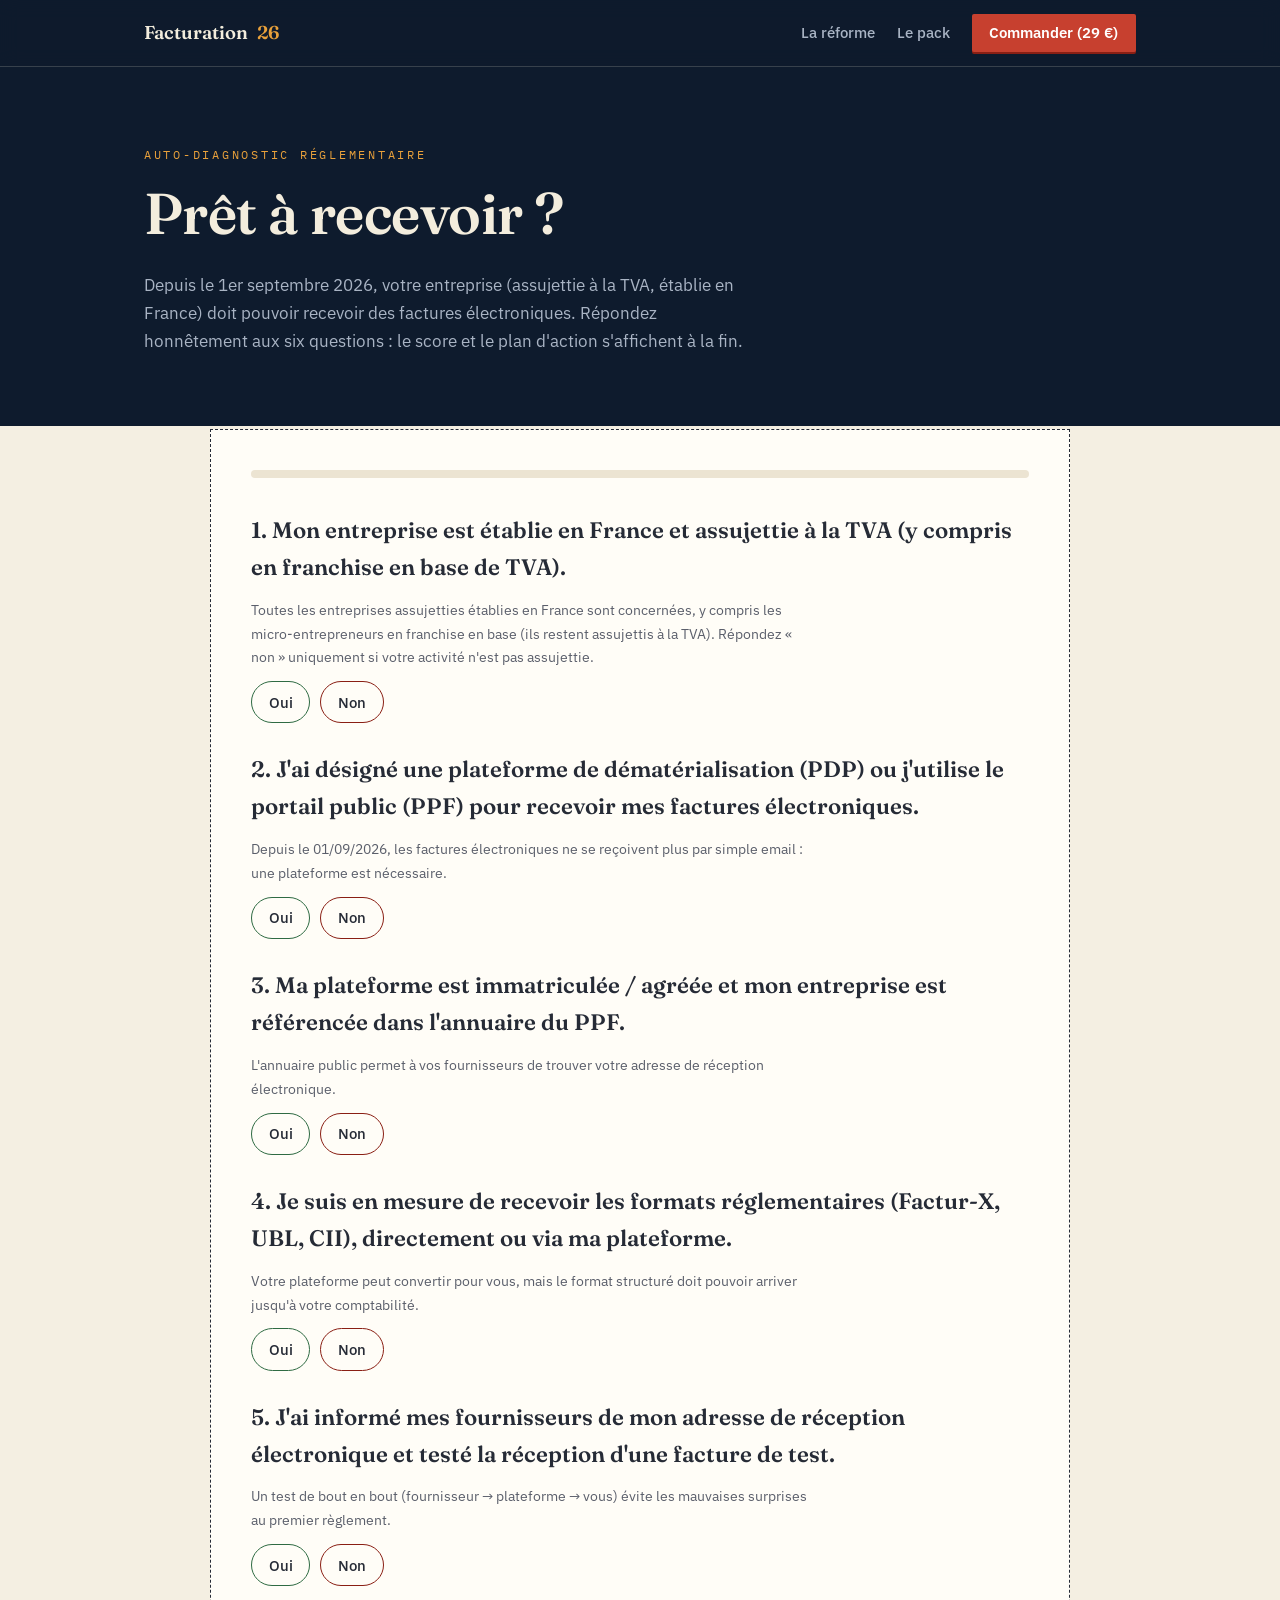
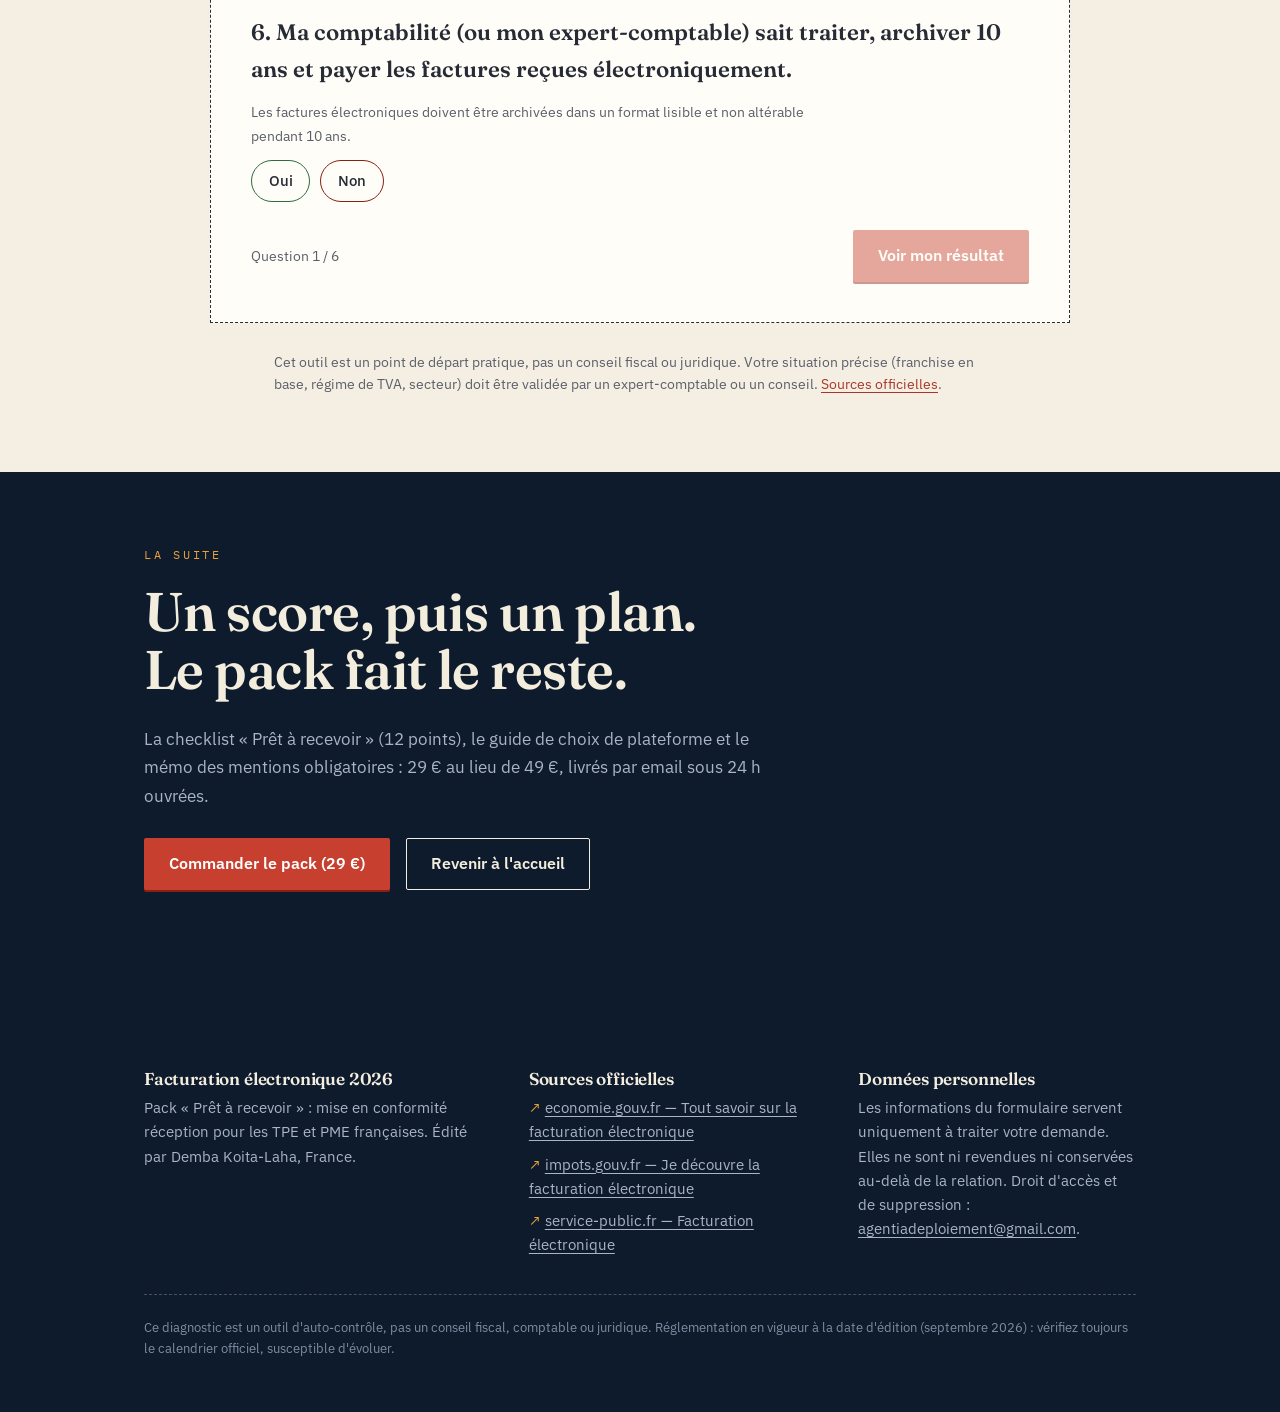
<file: check.html>
<!DOCTYPE html>
<html lang="fr">
<head>
<meta charset="UTF-8">
<meta name="viewport" content="width=device-width, initial-scale=1.0">
<title>Diagnostic « Prêt à recevoir ? » — Facturation électronique 2026</title>
<meta name="description" content="Six questions pour savoir si votre entreprise est prête à recevoir les factures électroniques depuis le 1er septembre 2026. Score de conformité 0-100 et plan d'action immédiat.">
<meta name="robots" content="index, follow">
<link rel="preconnect" href="https://fonts.googleapis.com">
<link rel="preconnect" href="https://fonts.gstatic.com" crossorigin>
<link href="https://fonts.googleapis.com/css2?family=Fraunces:ital,opsz,wght@0,9..144,500;0,9..144,600;0,9..144,700;1,9..144,600&family=IBM+Plex+Mono:wght@400;500;600&family=IBM+Plex+Sans:wght@400;500;600;700&display=swap" rel="stylesheet">
<link rel="stylesheet" href="css/site.css">
</head>
<body id="haut">

<header class="en-tete">
  <div class="en-tete__in">
    <a class="en-tete__marque" href="index.html" aria-label="Facturation 2026 — retour à l'accueil">Facturation <b>26</b></a>
    <nav class="en-tete__nav" aria-label="Navigation">
      <a class="en-tete__lien" href="index.html#reglementaire">La réforme</a>
      <a class="en-tete__lien" href="index.html#pack">Le pack</a>
      <a class="btn btn-primaire" href="https://buy.stripe.com/8x28wR5YO3LL7rfeKwfrW0o" rel="noopener">Commander (29 €)</a>
    </nav>
  </div>
</header>

<main>
  <section class="check-hero" aria-labelledby="titre-check">
    <div class="conteneur">
      <span class="chapeau">Auto-diagnostic réglementaire</span>
      <h1 id="titre-check">Prêt à recevoir ?</h1>
      <p>Depuis le 1er septembre 2026, votre entreprise (assujettie à la TVA, établie en France) doit pouvoir recevoir des factures électroniques. Répondez honnêtement aux six questions : le score et le plan d'action s'affichent à la fin.</p>
    </div>
  </section>

  <section class="check-body" aria-label="Questions du diagnostic">
    <div class="check-card" id="diagnostic">
      <div class="progression" aria-hidden="true">
        <div class="progression__barre" data-progression></div>
      </div>

      <form id="form-diagnostic" novalidate>
        <div id="questions"></div>

        <div class="check-actions">
          <p style="margin:0; font-size:0.9rem; color:var(--encre-soft);">Question <span data-compteur>1</span> / 6</p>
          <button type="submit" class="btn btn-primaire" id="btn-resultat" disabled>Voir mon résultat</button>
        </div>
      </form>

      <div class="resultat" id="resultat" aria-live="polite"></div>
    </div>

    <div class="conteneur" style="max-width:860px; margin-top:28px;">
      <p style="font-size:0.85rem; color:var(--encre-soft);">Cet outil est un point de départ pratique, pas un conseil fiscal ou juridique. Votre situation précise (franchise en base, régime de TVA, secteur) doit être validée par un expert-comptable ou un conseil. <a href="index.html#pied">Sources officielles</a>.</p>
    </div>
  </section>

  <!-- Bandeau final : récupération du pack -->
  <section class="section section--nuit" id="suite" style="padding-top:0;">
    <div class="conteneur" style="padding-top:clamp(50px,8vh,90px);">
      <span class="chapeau">La suite</span>
      <h2 class="h2">Un score, puis un plan. Le pack fait le reste.</h2>
      <p class="intro">La checklist « Prêt à recevoir » (12 points), le guide de choix de plateforme et le mémo des mentions obligatoires : 29 € au lieu de 49 €, livrés par email sous 24 h ouvrées.</p>
      <div style="margin-top:28px; display:flex; flex-wrap:wrap; gap:16px; align-items:center;">
        <a class="btn btn-primaire" href="https://buy.stripe.com/8x28wR5YO3LL7rfeKwfrW0o" rel="noopener">Commander le pack (29 €)</a>
        <a class="btn btn-nuit" href="index.html">Revenir à l'accueil</a>
      </div>
    </div>
  </section>
</main>

<footer class="pied">
  <div class="conteneur">
    <div class="pied__grille">
      <div>
        <h3>Facturation électronique 2026</h3>
        <p>Pack « Prêt à recevoir » : mise en conformité réception pour les TPE et PME françaises. Édité par Demba Koita-Laha, France.</p>
      </div>
      <div>
        <h3>Sources officielles</h3>
        <ul class="pied__sources">
          <li><a href="https://www.economie.gouv.fr/tout-savoir-sur-la-facturation-electronique-pour-les-entreprises" target="_blank" rel="noopener">economie.gouv.fr — Tout savoir sur la facturation électronique</a></li>
          <li><a href="https://www.impots.gouv.fr/professionnel/je-decouvre-la-facturation-electronique" target="_blank" rel="noopener">impots.gouv.fr — Je découvre la facturation électronique</a></li>
          <li><a href="https://entreprendre.service-public.fr/vosdroits/A15683" target="_blank" rel="noopener">service-public.fr — Facturation électronique</a></li>
        </ul>
      </div>
      <div id="rgpd">
        <h3>Données personnelles</h3>
        <p>Les informations du formulaire servent uniquement à traiter votre demande. Elles ne sont ni revendues ni conservées au-delà de la relation. Droit d'accès et de suppression : <a href="mailto:agentiadeploiement@gmail.com">agentiadeploiement@gmail.com</a>.</p>
      </div>
    </div>
    <div class="pied__disclaimer">
      <p>Ce diagnostic est un outil d'auto-contrôle, pas un conseil fiscal, comptable ou juridique. Réglementation en vigueur à la date d'édition (septembre 2026) : vérifiez toujours le calendrier officiel, susceptible d'évoluer.</p>
    </div>
  </div>
</footer>

<script src="js/prix.js" defer></script>
<!-- diagnostic.js est chargé en synchrone : le contrôleur UI ci-dessous en dépend immédiatement -->
<script src="js/diagnostic.js"></script>
<script>
/* Contrôleur UI du diagnostic — utilise le moteur pur js/diagnostic.js.
   Aucun framework. Le calcul est testable séparément (node --check + require). */
(function () {
  'use strict';

  var Diagnostic = window.Diagnostic;
  if (!Diagnostic) return;

  var QUESTIONS = Diagnostic.QUESTIONS;
  var reponses = [];
  var zoneQuestions = document.getElementById('questions');
  var btn = document.getElementById('btn-resultat');
  var barre = document.querySelector('[data-progression]');
  var compteur = document.querySelector('[data-compteur]');

  QUESTIONS.forEach(function (q, i) {
    reponses.push(null);
    var article = document.createElement('div');
    article.className = 'question';
    article.innerHTML =
      '<p class="question__texte">' + (i + 1) + '. ' + q.texte + '</p>' +
      '<p class="question__aide">' + q.aide + '</p>' +
      '<div class="reponses" role="radiogroup" aria-label="Question ' + (i + 1) + '">' +
        '<label class="oui-b"><input type="radio" name="q' + i + '" value="oui" aria-label="Oui"><span>Oui</span></label>' +
        '<label class="non-b"><input type="radio" name="q' + i + '" value="non" aria-label="Non"><span>Non</span></label>' +
      '</div>';
    zoneQuestions.appendChild(article);

    article.querySelectorAll('input').forEach(function (radio) {
      radio.addEventListener('change', function () {
        reponses[i] = radio.value === 'oui';
        article.querySelectorAll('label').forEach(function (lab) {
          lab.classList.toggle('choisie', lab.querySelector('input').checked);
        });
        var repondu = reponses.filter(function (r) { return r !== null; }).length;
        barre.style.width = Math.round((repondu / QUESTIONS.length) * 100) + '%';
        compteur.textContent = String(Math.min(repondu + 1, QUESTIONS.length));
        btn.disabled = repondu < QUESTIONS.length;
      });
    });
  });

  document.getElementById('form-diagnostic').addEventListener('submit', function (e) {
    e.preventDefault();
    if (reponses.some(function (r) { return r === null; })) return;

    var resultat = Diagnostic.calcDiagnostic(reponses);
    var v = resultat.verdict;
    var zone = document.getElementById('resultat');
    var circ = 2 * Math.PI * 54; // r = 54

    var couleur = '#C7402F';
    if (v.code === 'EN BONNE VOIE') couleur = '#2F6B43';
    if (v.code === 'À TRAITER') couleur = '#B7791F';
    if (v.code === 'HORS PÉRIMÈTRE') couleur = '#243F7E';

    var horsPerimetre = v.code === 'HORS PÉRIMÈTRE';
    var ctaHtml = horsPerimetre
      ? '<a class="btn btn-papier" href="index.html">Revenir à l\'accueil</a>'
      : '<a class="btn btn-primaire" href="https://buy.stripe.com/8x28wR5YO3LL7rfeKwfrW0o" rel="noopener">Commander le pack (29 €)</a>' +
        '<a class="btn btn-papier" href="index.html">Revenir à l\'accueil</a>';
    var noteHtml = horsPerimetre
      ? 'Ce résultat est un point de départ : la notion d\'assujettissement a des cas limites (associations, exonérations, seuils). Faites confirmer votre régime par un expert-comptable. Si vous êtes en franchise en base de TVA (micro-entrepreneur), vous êtes en réalité concerné·e — répondez « oui » à la question 1 et refaites le diagnostic.'
      : 'Attention : les entreprises en franchise en base de TVA (micro-entrepreneurs) ne sont pas redevables de la TVA, mais elles restent assujetties — elles sont donc concernées par la facturation électronique, en réception comme en émission (voir situation n° 3 sur la page d\'accueil). Seules les activités réellement non assujetties sont hors du périmètre.';

    var plan = v.plan.map(function (p) { return '<li>' + p + '</li>'; }).join('');

    zone.className = 'resultat resultat--visible';
    zone.innerHTML =
      '<div class="resultat__tete">' +
        '<div class="jauge" aria-hidden="true">' +
          '<svg width="150" height="150" viewBox="0 0 150 150">' +
            '<circle class="jauge__anneau-bg" cx="75" cy="75" r="54"></circle>' +
            '<circle class="jauge__anneau" id="anneau" cx="75" cy="75" r="54" style="stroke:' + couleur + '; stroke-dasharray:' + circ + '; stroke-dashoffset:' + circ + ';"></circle>' +
          '</svg>' +
          '<div class="jauge__texte"><span><span id="score-num">0</span><br><small>/ 100</small></span></div>' +
        '</div>' +
        '<div>' +
          '<p class="resultat__verdict" style="color:' + couleur + ';">' + v.code + '</p>' +
          '<p class="resultat__titre">' + v.libelle + '</p>' +
          '<p class="resultat__desc">' + v.description + '</p>' +
        '</div>' +
      '</div>' +
      '<div class="resultat__plan">' +
        '<h3>Votre plan d\'action</h3>' +
        '<ol>' + plan + '</ol>' +
      '</div>' +
      '<div class="resultat__cta">' + ctaHtml + '</div>' +
      '<p class="resultat__note">' + noteHtml + '</p>';

    /* Animation score + jauge — robuste (valeur finale posée même si rAF est gelé ;
       la transition CSS anime l'anneau quand le navigateur le permet). */
    var anneau = document.getElementById('anneau');
    var num = document.getElementById('score-num');
    var cible = resultat.score;
    var decalageFinal = circ * (1 - cible / 100);
    window.setTimeout(function () {
      if (anneau) anneau.style.strokeDashoffset = String(decalageFinal);
      if (num) num.textContent = String(cible);
    }, 40);

    zone.scrollIntoView({ behavior: 'smooth', block: 'start' });
  });
})();
</script>
</body>
</html>
</file>
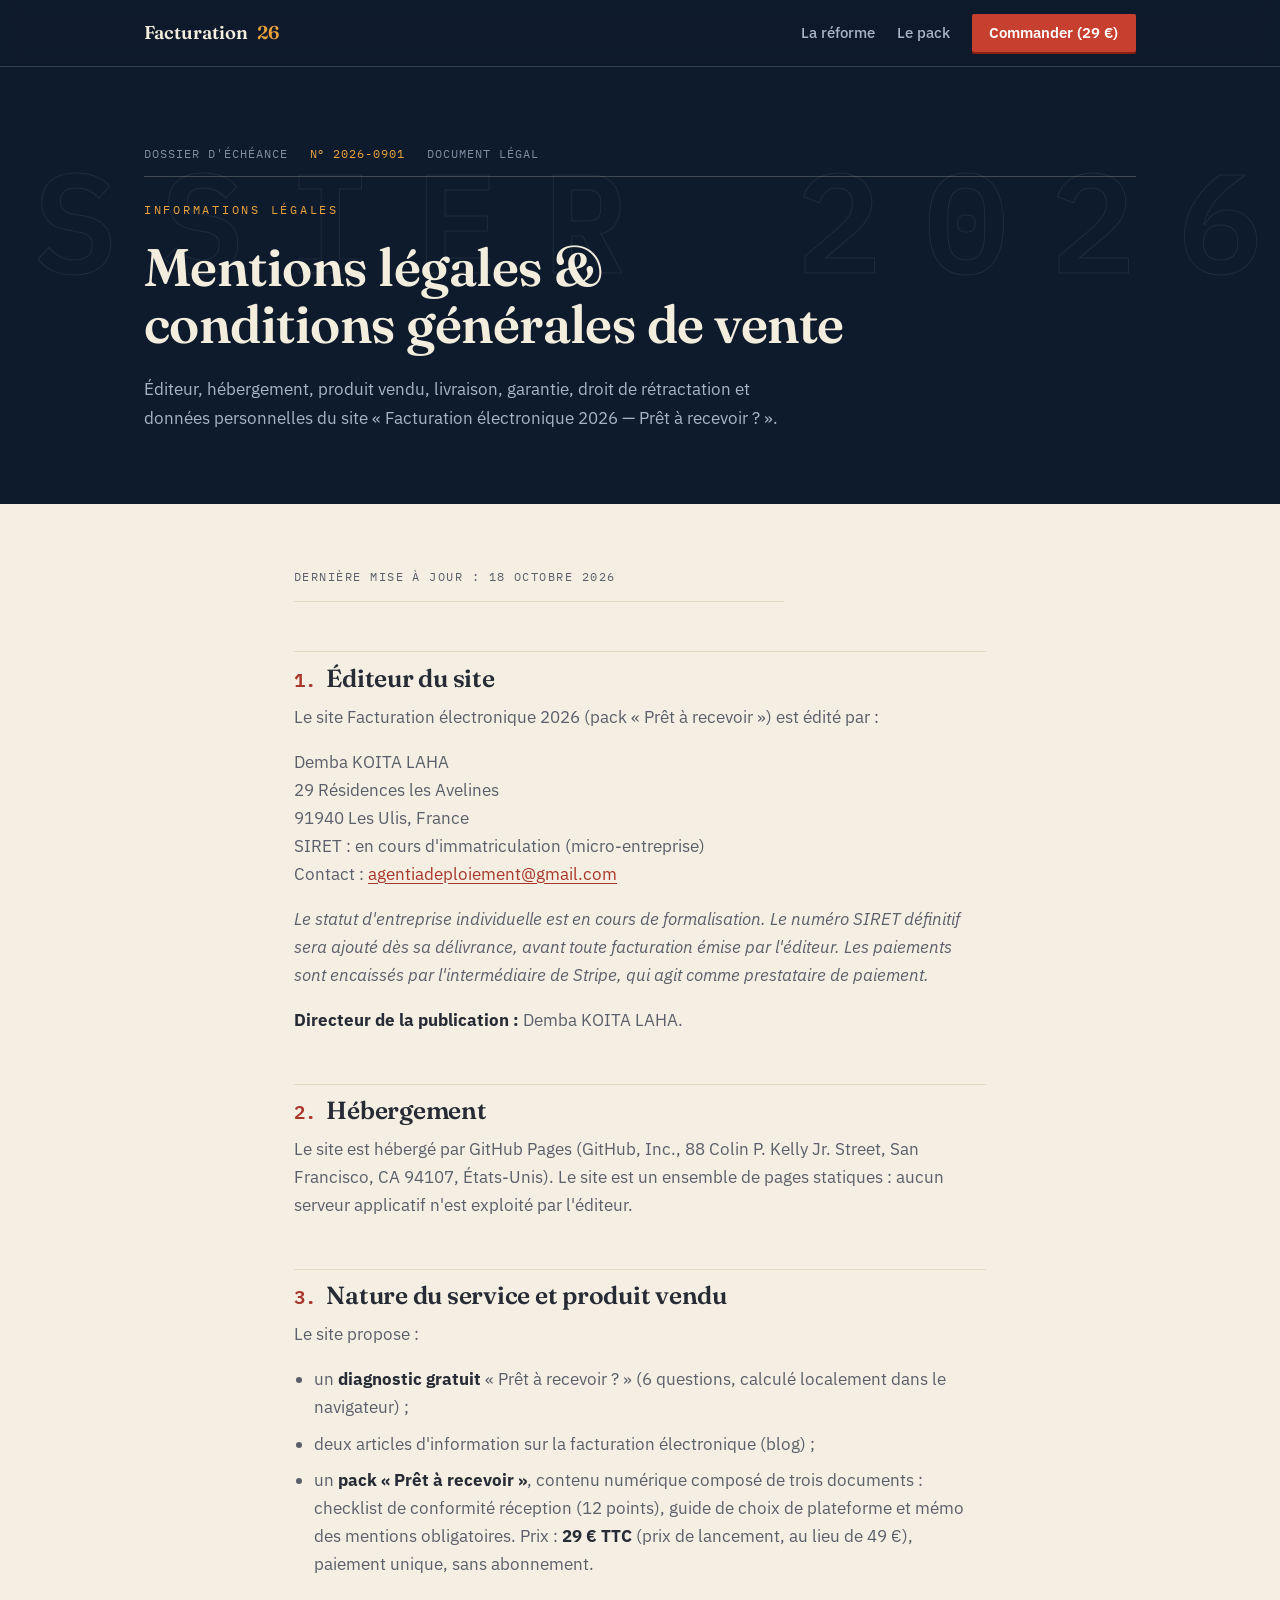
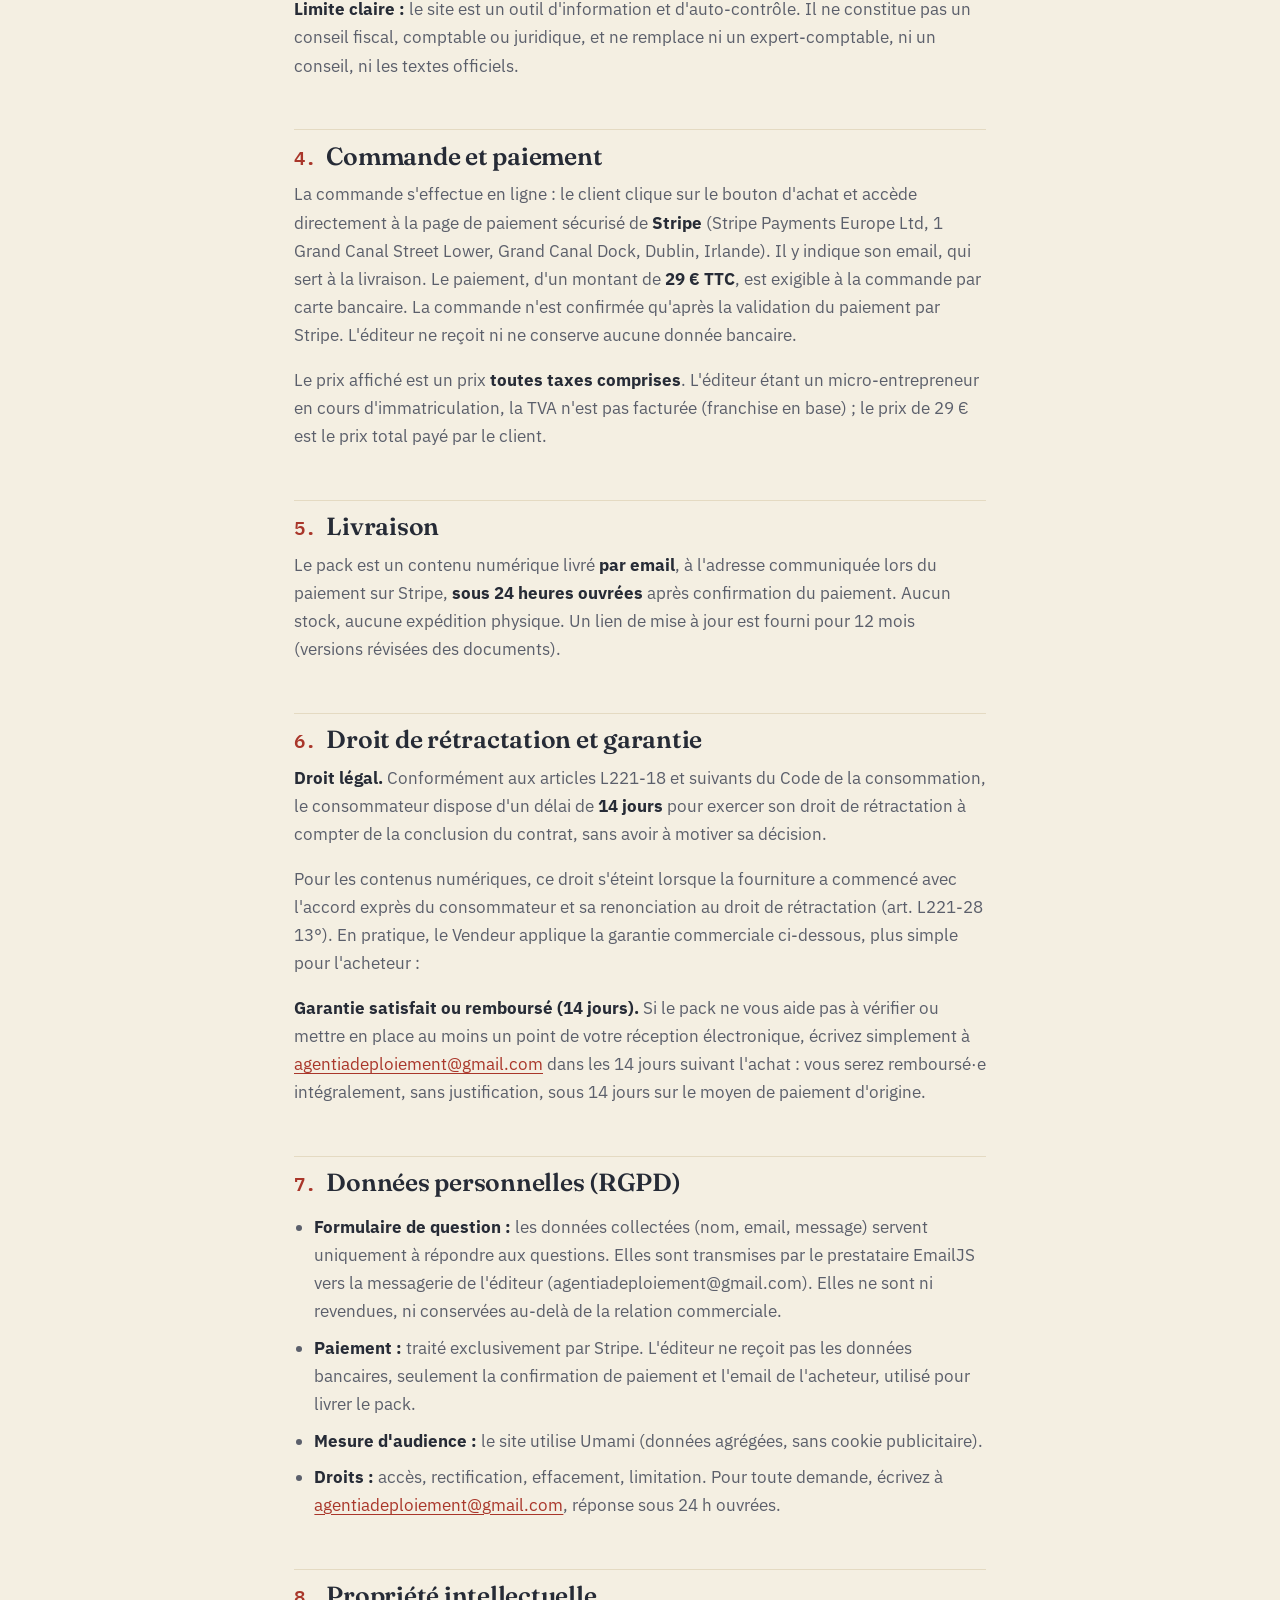
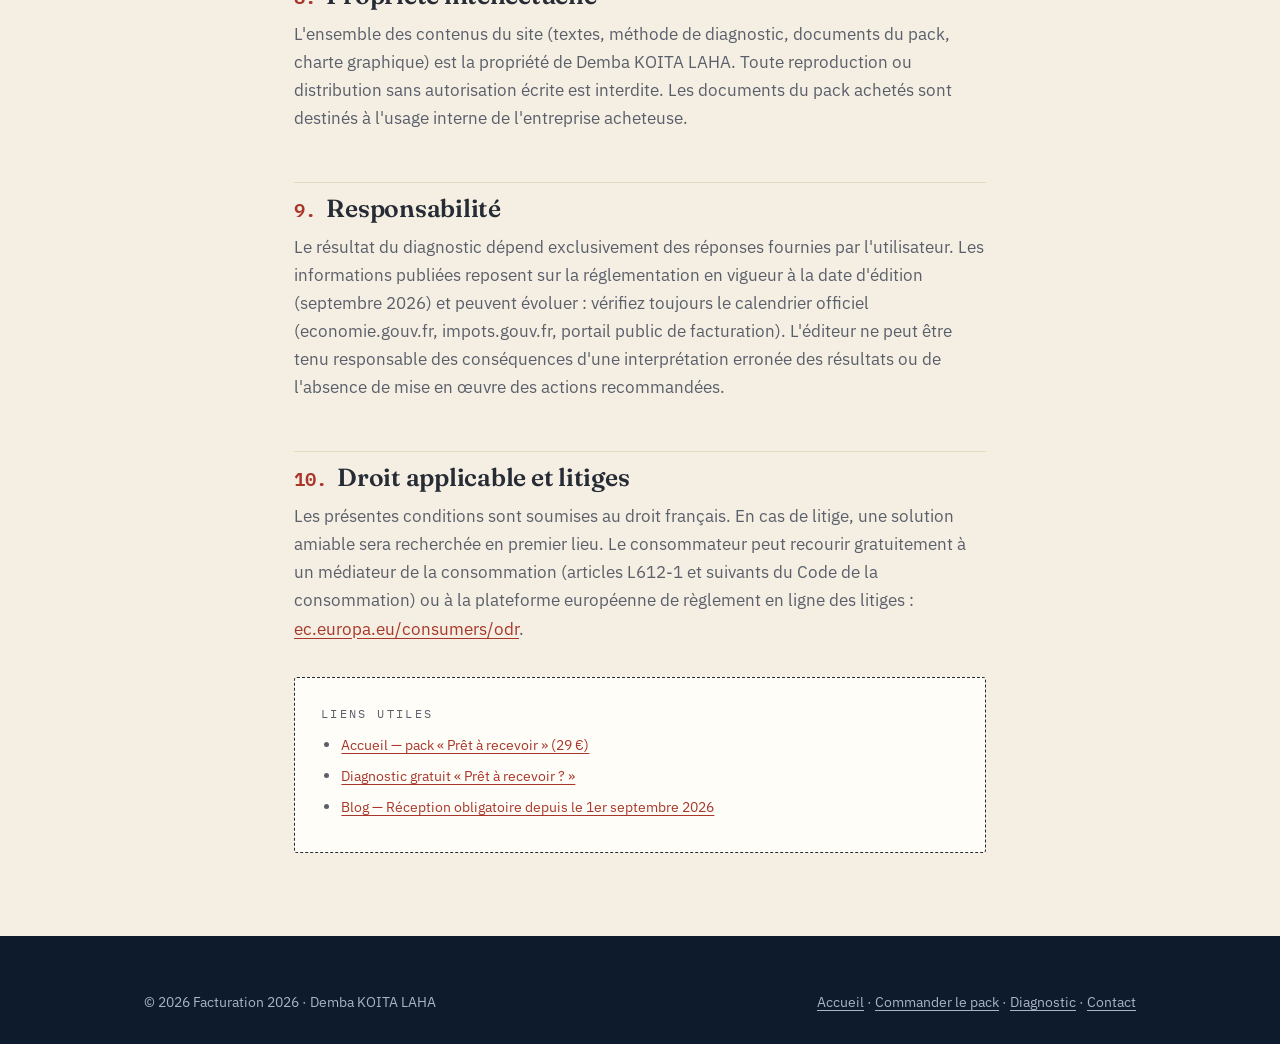
<file: legale.html>
<!DOCTYPE html>
<html lang="fr">
<head>
<meta charset="UTF-8">
<meta name="viewport" content="width=device-width, initial-scale=1.0">
<title>Mentions légales &amp; CGV — Facturation électronique 2026</title>
<meta name="description" content="Mentions légales et conditions générales de vente du site Facturation électronique 2026 : éditeur, hébergement, prix (29 € TTC), livraison par email sous 24 h, garantie 14 jours, droit de rétractation, données personnelles.">
<link rel="canonical" href="https://dembis91-940.github.io/facturation-2026/legale.html">
<meta property="og:title" content="Mentions légales &amp; CGV — Facturation électronique 2026">
<meta property="og:type" content="website">
<meta property="og:url" content="https://dembis91-940.github.io/facturation-2026/legale.html">
<meta name="theme-color" content="#0E1B2D">
<link rel="preconnect" href="https://fonts.googleapis.com">
<link rel="preconnect" href="https://fonts.gstatic.com" crossorigin>
<link href="https://fonts.googleapis.com/css2?family=Fraunces:ital,opsz,wght@0,9..144,500;0,9..144,600;0,9..144,700;1,9..144,600&family=IBM+Plex+Mono:wght@400;500;600&family=IBM+Plex+Sans:wght@400;500;600;700&display=swap" rel="stylesheet">
<link rel="stylesheet" href="css/site.css">
<link rel="stylesheet" href="css/pages.css">
</head>
<body id="haut">

<header class="en-tete">
  <div class="en-tete__in">
    <a class="en-tete__marque" href="index.html" aria-label="Facturation 2026 — retour à l'accueil">Facturation <b>26</b></a>
    <nav class="en-tete__nav" aria-label="Navigation principale">
      <a class="en-tete__lien" href="index.html#reglementaire">La réforme</a>
      <a class="en-tete__lien" href="index.html#pack">Le pack</a>
      <a class="btn btn-primaire" href="https://buy.stripe.com/8x28wR5YO3LL7rfeKwfrW0o" rel="noopener">Commander (29 €)</a>
    </nav>
  </div>
</header>

<main>
  <section class="page-hero" aria-labelledby="titre-legal">
    <span class="filigrane page-hero__filigrane" aria-hidden="true">DOSSIER 2026</span>
    <div class="conteneur">
      <p class="page-hero__meta">
        <span>Dossier d'échéance</span>
        <span class="num">N° 2026-0901</span>
        <span>Document légal</span>
      </p>
      <span class="chapeau">Informations légales</span>
      <h1 id="titre-legal">Mentions légales &amp; conditions générales de vente</h1>
      <p class="intro">Éditeur, hébergement, produit vendu, livraison, garantie, droit de rétractation et données personnelles du site « Facturation électronique 2026 — Prêt à recevoir ? ».</p>
    </div>
  </section>

  <section class="page-corps" aria-label="Contenu légal">
    <div class="conteneur legal">
      <p class="mise-a-jour">Dernière mise à jour : 18 octobre 2026</p>

      <h2>Éditeur du site</h2>
      <p>Le site Facturation électronique 2026 (pack « Prêt à recevoir ») est édité par :</p>
      <p class="adresse">
        Demba KOITA LAHA<br>
        29 Résidences les Avelines<br>
        91940 Les Ulis, France<br>
        SIRET : en cours d'immatriculation (micro-entreprise)<br>
        Contact : <a href="mailto:agentiadeploiement@gmail.com">agentiadeploiement@gmail.com</a>
      </p>
      <p><em>Le statut d'entreprise individuelle est en cours de formalisation. Le numéro SIRET définitif sera ajouté dès sa délivrance, avant toute facturation émise par l'éditeur. Les paiements sont encaissés par l'intermédiaire de Stripe, qui agit comme prestataire de paiement.</em></p>
      <p><strong>Directeur de la publication :</strong> Demba KOITA LAHA.</p>

      <h2>Hébergement</h2>
      <p>Le site est hébergé par GitHub Pages (GitHub, Inc., 88 Colin P. Kelly Jr. Street, San Francisco, CA 94107, États-Unis). Le site est un ensemble de pages statiques : aucun serveur applicatif n'est exploité par l'éditeur.</p>

      <h2>Nature du service et produit vendu</h2>
      <p>Le site propose :</p>
      <ul>
        <li>un <strong>diagnostic gratuit</strong> « Prêt à recevoir ? » (6 questions, calculé localement dans le navigateur) ;</li>
        <li>deux articles d'information sur la facturation électronique (blog) ;</li>
        <li>un <strong>pack « Prêt à recevoir »</strong>, contenu numérique composé de trois documents : checklist de conformité réception (12 points), guide de choix de plateforme et mémo des mentions obligatoires. Prix : <strong>29 € TTC</strong> (prix de lancement, au lieu de 49 €), paiement unique, sans abonnement.</li>
      </ul>
      <p><strong>Limite claire :</strong> le site est un outil d'information et d'auto-contrôle. Il ne constitue pas un conseil fiscal, comptable ou juridique, et ne remplace ni un expert-comptable, ni un conseil, ni les textes officiels.</p>

      <h2>Commande et paiement</h2>
      <p>La commande s'effectue en ligne : le client clique sur le bouton d'achat et accède directement à la page de paiement sécurisé de <strong>Stripe</strong> (Stripe Payments Europe Ltd, 1 Grand Canal Street Lower, Grand Canal Dock, Dublin, Irlande). Il y indique son email, qui sert à la livraison. Le paiement, d'un montant de <strong>29 € TTC</strong>, est exigible à la commande par carte bancaire. La commande n'est confirmée qu'après la validation du paiement par Stripe. L'éditeur ne reçoit ni ne conserve aucune donnée bancaire.</p>
      <p>Le prix affiché est un prix <strong>toutes taxes comprises</strong>. L'éditeur étant un micro-entrepreneur en cours d'immatriculation, la TVA n'est pas facturée (franchise en base) ; le prix de 29 € est le prix total payé par le client.</p>

      <h2>Livraison</h2>
      <p>Le pack est un contenu numérique livré <strong>par email</strong>, à l'adresse communiquée lors du paiement sur Stripe, <strong>sous 24 heures ouvrées</strong> après confirmation du paiement. Aucun stock, aucune expédition physique. Un lien de mise à jour est fourni pour 12 mois (versions révisées des documents).</p>

      <h2>Droit de rétractation et garantie</h2>
      <p><strong>Droit légal.</strong> Conformément aux articles L221-18 et suivants du Code de la consommation, le consommateur dispose d'un délai de <strong>14 jours</strong> pour exercer son droit de rétractation à compter de la conclusion du contrat, sans avoir à motiver sa décision.</p>
      <p>Pour les contenus numériques, ce droit s'éteint lorsque la fourniture a commencé avec l'accord exprès du consommateur et sa renonciation au droit de rétractation (art. L221-28 13°). En pratique, le Vendeur applique la garantie commerciale ci-dessous, plus simple pour l'acheteur :</p>
      <p><strong>Garantie satisfait ou remboursé (14 jours).</strong> Si le pack ne vous aide pas à vérifier ou mettre en place au moins un point de votre réception électronique, écrivez simplement à <a href="mailto:agentiadeploiement@gmail.com">agentiadeploiement@gmail.com</a> dans les 14 jours suivant l'achat : vous serez remboursé·e intégralement, sans justification, sous 14 jours sur le moyen de paiement d'origine.</p>

      <h2>Données personnelles (RGPD)</h2>
      <ul>
        <li><strong>Formulaire de question :</strong> les données collectées (nom, email, message) servent uniquement à répondre aux questions. Elles sont transmises par le prestataire EmailJS vers la messagerie de l'éditeur (agentiadeploiement@gmail.com). Elles ne sont ni revendues, ni conservées au-delà de la relation commerciale.</li>
        <li><strong>Paiement :</strong> traité exclusivement par Stripe. L'éditeur ne reçoit pas les données bancaires, seulement la confirmation de paiement et l'email de l'acheteur, utilisé pour livrer le pack.</li>
        <li><strong>Mesure d'audience :</strong> le site utilise Umami (données agrégées, sans cookie publicitaire).</li>
        <li><strong>Droits :</strong> accès, rectification, effacement, limitation. Pour toute demande, écrivez à <a href="mailto:agentiadeploiement@gmail.com">agentiadeploiement@gmail.com</a>, réponse sous 24 h ouvrées.</li>
      </ul>

      <h2>Propriété intellectuelle</h2>
      <p>L'ensemble des contenus du site (textes, méthode de diagnostic, documents du pack, charte graphique) est la propriété de Demba KOITA LAHA. Toute reproduction ou distribution sans autorisation écrite est interdite. Les documents du pack achetés sont destinés à l'usage interne de l'entreprise acheteuse.</p>

      <h2>Responsabilité</h2>
      <p>Le résultat du diagnostic dépend exclusivement des réponses fournies par l'utilisateur. Les informations publiées reposent sur la réglementation en vigueur à la date d'édition (septembre 2026) et peuvent évoluer : vérifiez toujours le calendrier officiel (economie.gouv.fr, impots.gouv.fr, portail public de facturation). L'éditeur ne peut être tenu responsable des conséquences d'une interprétation erronée des résultats ou de l'absence de mise en œuvre des actions recommandées.</p>

      <h2>Droit applicable et litiges</h2>
      <p>Les présentes conditions sont soumises au droit français. En cas de litige, une solution amiable sera recherchée en premier lieu. Le consommateur peut recourir gratuitement à un médiateur de la consommation (articles L612-1 et suivants du Code de la consommation) ou à la plateforme européenne de règlement en ligne des litiges : <a href="https://ec.europa.eu/consumers/odr" target="_blank" rel="noopener">ec.europa.eu/consumers/odr</a>.</p>

      <div class="boite-sources" style="margin-top:34px;">
        <p class="boite-sources__titre">Liens utiles</p>
        <ul>
          <li><a href="index.html">Accueil — pack « Prêt à recevoir » (29 €)</a></li>
          <li><a href="check.html">Diagnostic gratuit « Prêt à recevoir ? »</a></li>
          <li><a href="blog/reception-obligatoire-1er-septembre-2026.html">Blog — Réception obligatoire depuis le 1er septembre 2026</a></li>
        </ul>
      </div>
    </div>
  </section>
</main>

<footer class="pied-simple" id="pied">
  <div class="conteneur">
    <div class="pied-simple__grille">
      <span>© 2026 Facturation 2026 · Demba KOITA LAHA</span>
      <span><a href="index.html">Accueil</a> · <a href="https://buy.stripe.com/8x28wR5YO3LL7rfeKwfrW0o" rel="noopener">Commander le pack</a> · <a href="check.html">Diagnostic</a> · <a href="mailto:agentiadeploiement@gmail.com">Contact</a></span>
    </div>
  </div>
</footer>

</body>
</html>
</file>
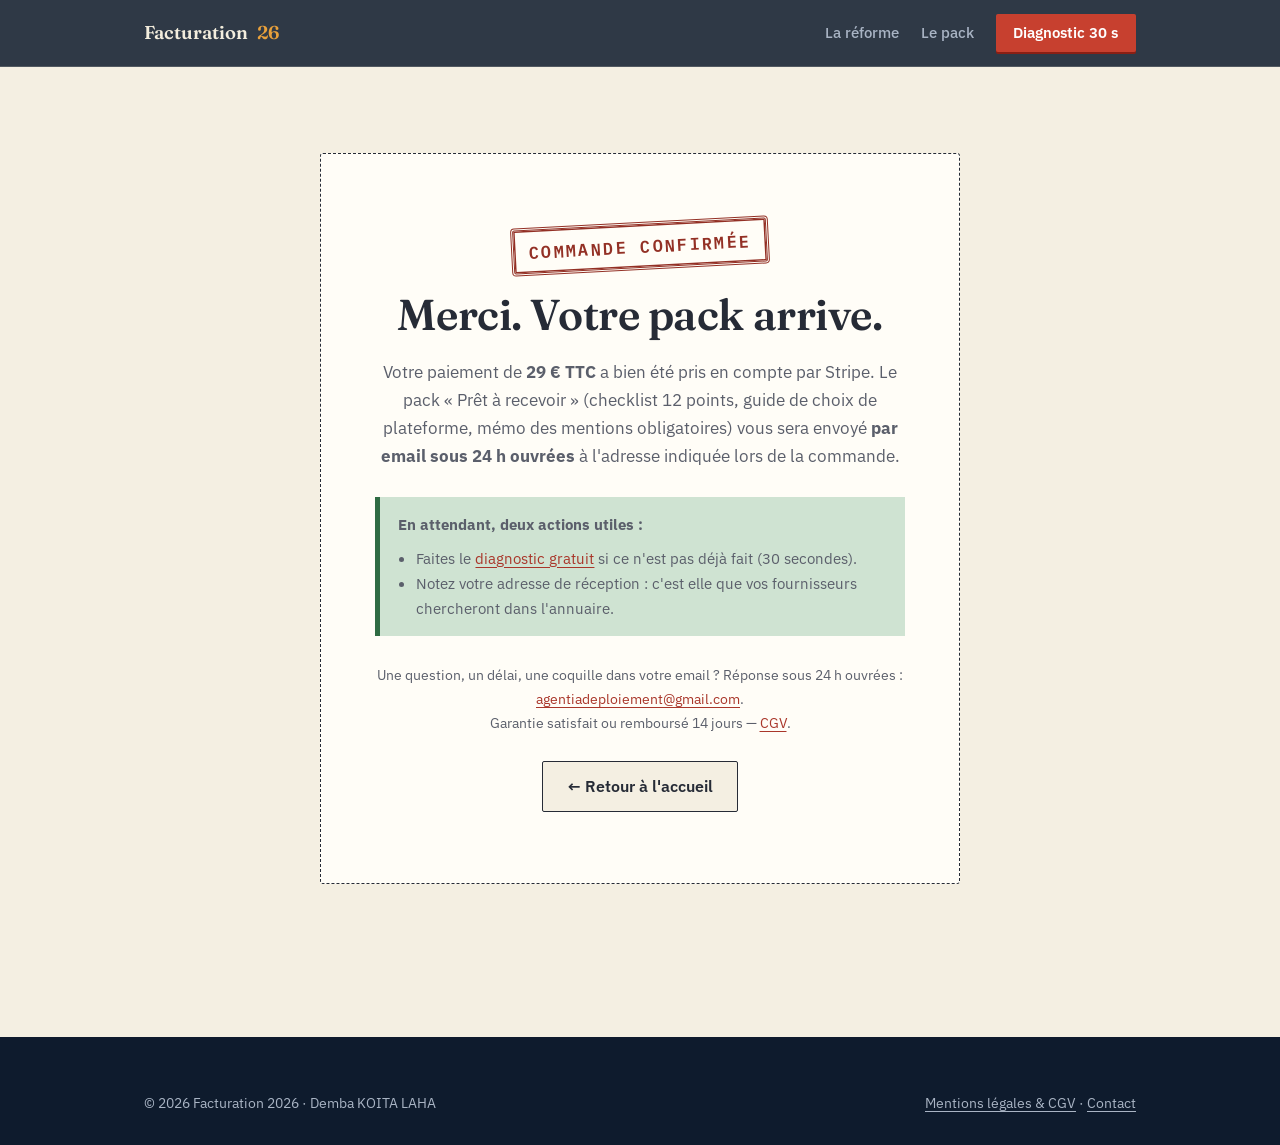
<file: merci.html>
<!DOCTYPE html>
<html lang="fr">
<head>
<meta charset="UTF-8">
<meta name="viewport" content="width=device-width, initial-scale=1.0">
<title>Commande confirmée — Facturation électronique 2026</title>
<meta name="description" content="Votre commande du pack « Prêt à recevoir » est confirmée. Livraison par email sous 24 h ouvrées. Garantie satisfait ou remboursé 14 jours.">
<meta name="robots" content="noindex, nofollow">
<link rel="canonical" href="https://dembis91-940.github.io/facturation-2026/merci.html">
<meta name="theme-color" content="#0E1B2D">
<link rel="preconnect" href="https://fonts.googleapis.com">
<link rel="preconnect" href="https://fonts.gstatic.com" crossorigin>
<link href="https://fonts.googleapis.com/css2?family=Fraunces:ital,opsz,wght@0,9..144,500;0,9..144,600;0,9..144,700;1,9..144,600&family=IBM+Plex+Mono:wght@400;500;600&family=IBM+Plex+Sans:wght@400;500;600;700&display=swap" rel="stylesheet">
<link rel="stylesheet" href="css/site.css">
<link rel="stylesheet" href="css/pages.css">
</head>
<body>

<header class="en-tete">
  <div class="en-tete__in">
    <a class="en-tete__marque" href="index.html" aria-label="Facturation 2026 — retour à l'accueil">Facturation <b>26</b></a>
    <nav class="en-tete__nav" aria-label="Navigation principale">
      <a class="en-tete__lien" href="index.html#reglementaire">La réforme</a>
      <a class="en-tete__lien" href="index.html#pack">Le pack</a>
      <a class="btn btn-primaire" href="check.html">Diagnostic 30 s</a>
    </nav>
  </div>
</header>

<main>
  <section class="page-corps" aria-label="Confirmation de commande" style="background:var(--papier);">
    <div class="conteneur merci">
      <div class="merci__carte">
        <span class="tampon tampon--rouge">Commande confirmée</span>
        <h1>Merci. Votre pack arrive.</h1>
        <p>Votre paiement de <strong>29 € TTC</strong> a bien été pris en compte par Stripe. Le pack « Prêt à recevoir » (checklist 12 points, guide de choix de plateforme, mémo des mentions obligatoires) vous sera envoyé <strong>par email sous 24 h ouvrées</strong> à l'adresse indiquée lors de la commande.</p>
        <div class="encadre-ok" style="text-align:left;">
          <p style="margin:0;"><strong>En attendant, deux actions utiles :</strong></p>
          <ul style="margin:8px 0 0; padding-left:1.2em; color:var(--encre-soft);">
            <li>Faites le <a href="check.html">diagnostic gratuit</a> si ce n'est pas déjà fait (30 secondes).</li>
            <li>Notez votre adresse de réception : c'est elle que vos fournisseurs chercheront dans l'annuaire.</li>
          </ul>
        </div>
        <p style="font-size:0.9rem;">Une question, un délai, une coquille dans votre email ? Réponse sous 24 h ouvrées : <a href="mailto:agentiadeploiement@gmail.com">agentiadeploiement@gmail.com</a>.<br>Garantie satisfait ou remboursé 14 jours — <a href="legale.html">CGV</a>.</p>
        <p style="margin-top:26px;"><a class="btn btn-papier" href="index.html">← Retour à l'accueil</a></p>
      </div>
    </div>
  </section>
</main>

<footer class="pied-simple">
  <div class="conteneur">
    <div class="pied-simple__grille">
      <span>© 2026 Facturation 2026 · Demba KOITA LAHA</span>
      <span><a href="legale.html">Mentions légales &amp; CGV</a> · <a href="mailto:agentiadeploiement@gmail.com">Contact</a></span>
    </div>
  </div>
</footer>

</body>
</html>
</file>
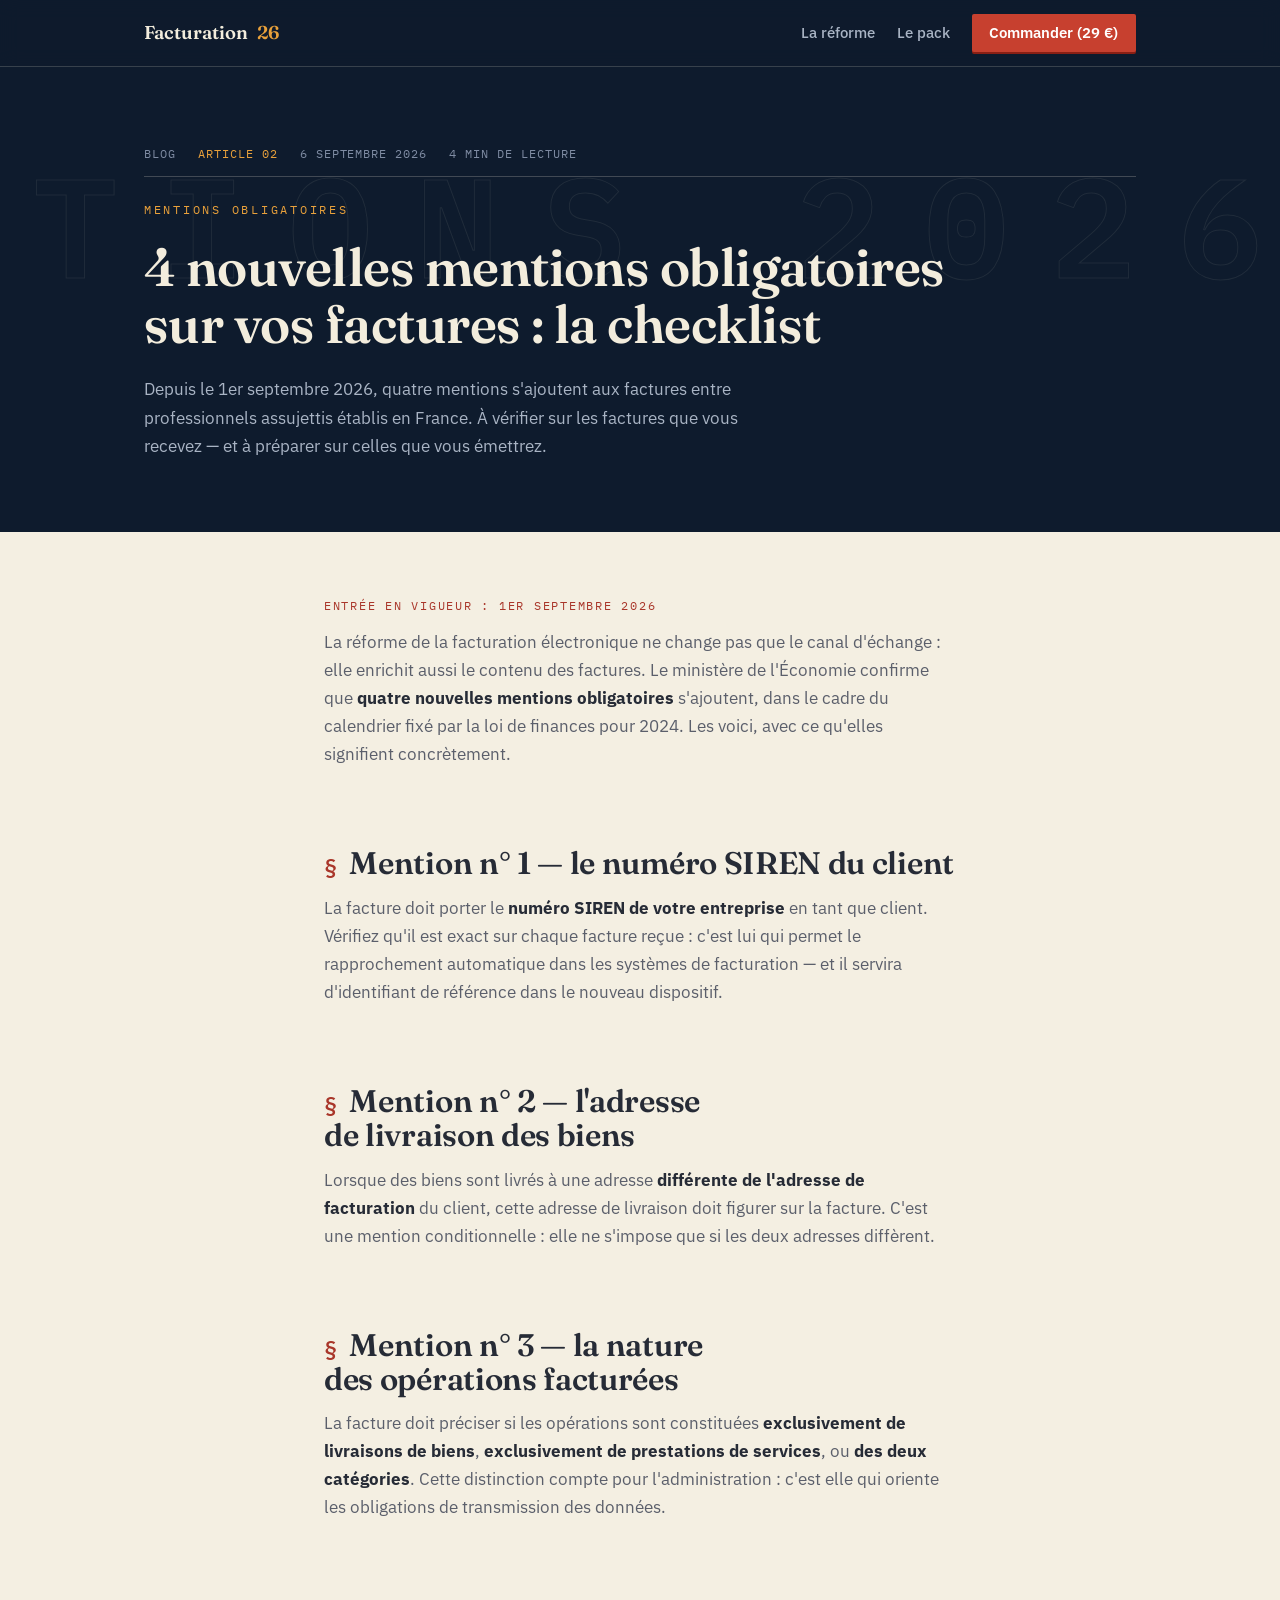
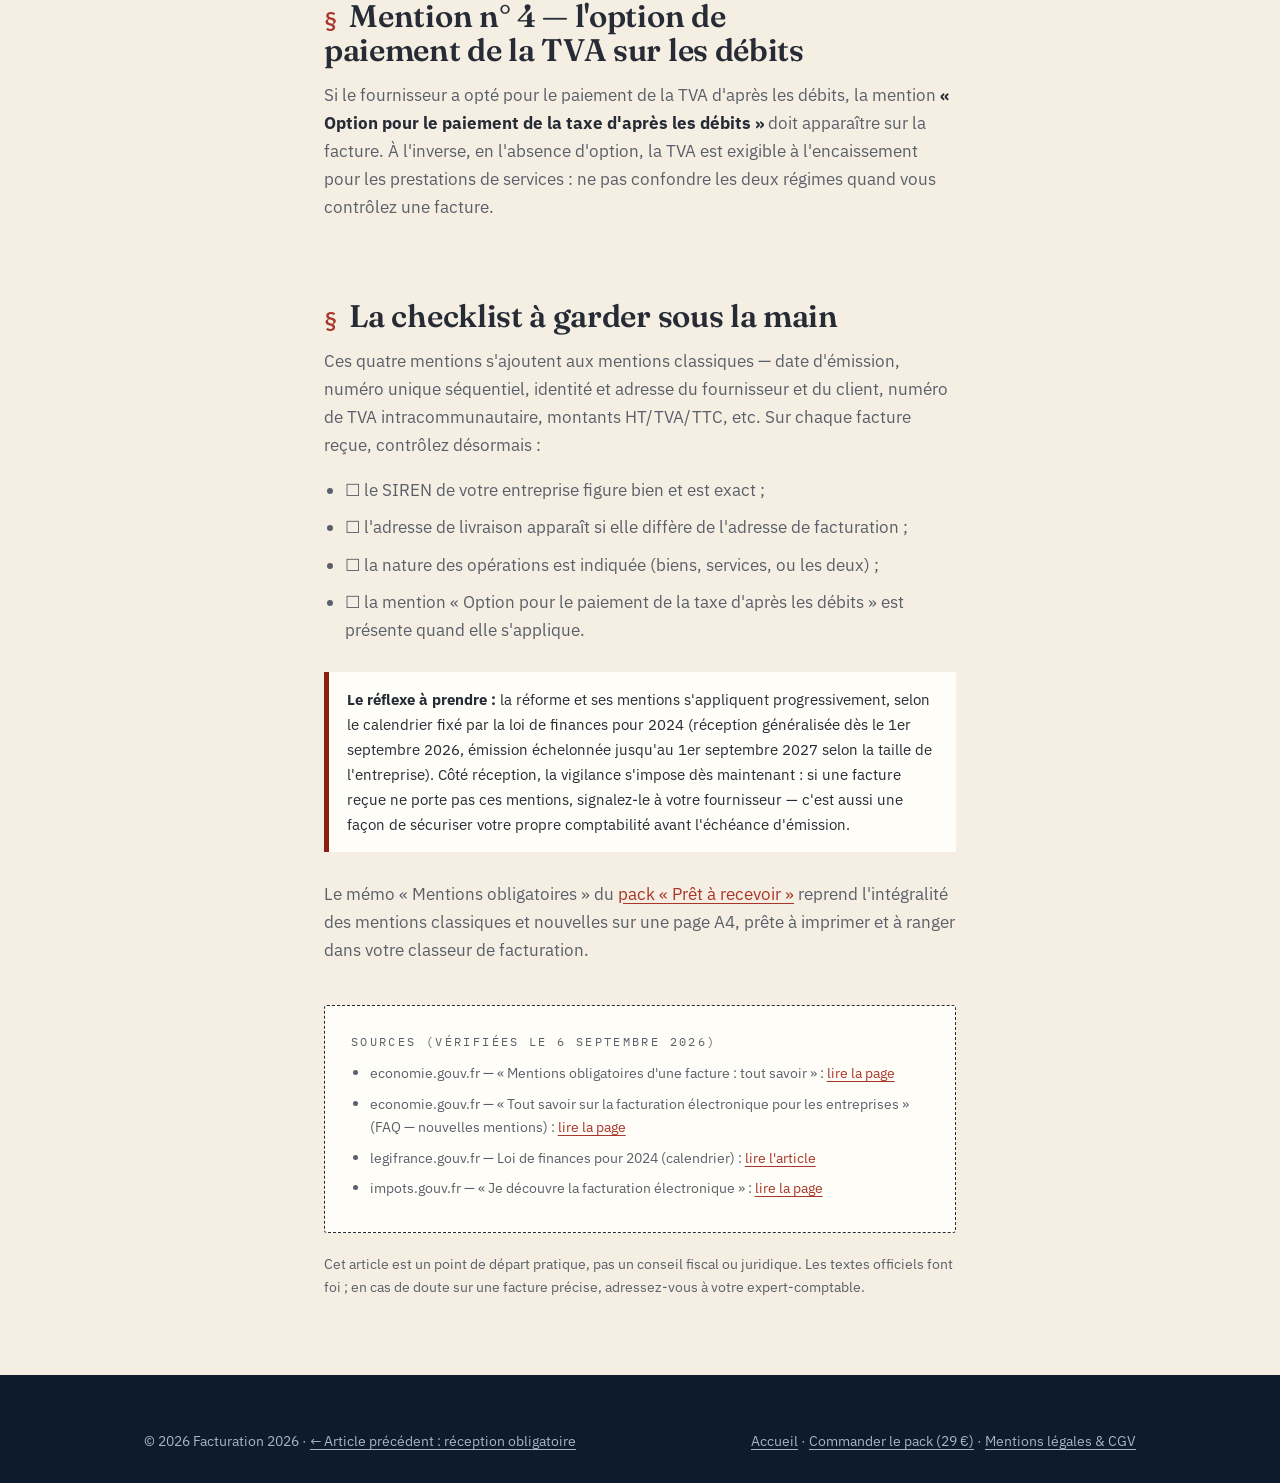
<file: blog/4-nouvelles-mentions-obligatoires.html>
<!DOCTYPE html>
<html lang="fr">
<head>
<meta charset="UTF-8">
<meta name="viewport" content="width=device-width, initial-scale=1.0">
<title>4 nouvelles mentions obligatoires sur les factures : la checklist — Facturation 2026</title>
<meta name="description" content="Depuis le 1er septembre 2026, quatre mentions s'ajoutent aux factures entre professionnels : SIREN du client, adresse de livraison, nature des opérations, option TVA sur les débits. Checklist pour les vérifier.">
<link rel="canonical" href="https://dembis91-940.github.io/facturation-2026/blog/4-nouvelles-mentions-obligatoires.html">
<meta property="og:title" content="4 nouvelles mentions obligatoires sur les factures : la checklist">
<meta property="og:description" content="SIREN du client, adresse de livraison, nature des opérations, option de TVA sur les débits : les quatre mentions ajoutées aux factures depuis le 1er septembre 2026, expliquées simplement.">
<meta property="og:type" content="article">
<meta property="og:url" content="https://dembis91-940.github.io/facturation-2026/blog/4-nouvelles-mentions-obligatoires.html">
<meta name="theme-color" content="#0E1B2D">
<link rel="preconnect" href="https://fonts.googleapis.com">
<link rel="preconnect" href="https://fonts.gstatic.com" crossorigin>
<link href="https://fonts.googleapis.com/css2?family=Fraunces:ital,opsz,wght@0,9..144,500;0,9..144,600;0,9..144,700;1,9..144,600&family=IBM+Plex+Mono:wght@400;500;600&family=IBM+Plex+Sans:wght@400;500;600;700&display=swap" rel="stylesheet">
<link rel="stylesheet" href="../css/site.css">
<link rel="stylesheet" href="../css/pages.css">
<script type="application/ld+json">
{
  "@context": "https://schema.org",
  "@type": "BlogPosting",
  "headline": "4 nouvelles mentions obligatoires sur les factures : la checklist",
  "datePublished": "2026-09-06",
  "dateModified": "2026-09-06",
  "inLanguage": "fr-FR",
  "author": { "@type": "Person", "name": "Demba Koita-Laha" },
  "publisher": { "@type": "Organization", "name": "Facturation 2026" },
  "mainEntityOfPage": "https://dembis91-940.github.io/facturation-2026/blog/4-nouvelles-mentions-obligatoires.html"
}
</script>
</head>
<body id="haut">

<header class="en-tete">
  <div class="en-tete__in">
    <a class="en-tete__marque" href="../index.html" aria-label="Facturation 2026 — retour à l'accueil">Facturation <b>26</b></a>
    <nav class="en-tete__nav" aria-label="Navigation principale">
      <a class="en-tete__lien" href="../index.html#reglementaire">La réforme</a>
      <a class="en-tete__lien" href="../index.html#pack">Le pack</a>
      <a class="btn btn-primaire" href="https://buy.stripe.com/8x28wR5YO3LL7rfeKwfrW0o" rel="noopener">Commander (29 €)</a>
    </nav>
  </div>
</header>

<main>
  <section class="page-hero" aria-labelledby="titre-article">
    <span class="filigrane page-hero__filigrane" aria-hidden="true">MENTIONS 2026</span>
    <div class="conteneur">
      <p class="page-hero__meta">
        <span>Blog</span>
        <span class="num">Article 02</span>
        <span>6 septembre 2026</span>
        <span>4 min de lecture</span>
      </p>
      <span class="chapeau">Mentions obligatoires</span>
      <h1 id="titre-article">4 nouvelles mentions obligatoires sur vos factures : la checklist</h1>
      <p class="intro">Depuis le 1er septembre 2026, quatre mentions s'ajoutent aux factures entre professionnels assujettis établis en France. À vérifier sur les factures que vous recevez — et à préparer sur celles que vous émettrez.</p>
    </div>
  </section>

  <section class="page-corps" aria-label="Article">
    <article class="conteneur prose">

      <p class="date-accroche">Entrée en vigueur : 1er septembre 2026</p>
      <p>La réforme de la facturation électronique ne change pas que le canal d'échange : elle enrichit aussi le contenu des factures. Le ministère de l'Économie confirme que <strong>quatre nouvelles mentions obligatoires</strong> s'ajoutent, dans le cadre du calendrier fixé par la loi de finances pour 2024. Les voici, avec ce qu'elles signifient concrètement.</p>

      <h2>Mention n° 1 — le numéro SIREN du client</h2>
      <p>La facture doit porter le <strong>numéro SIREN de votre entreprise</strong> en tant que client. Vérifiez qu'il est exact sur chaque facture reçue : c'est lui qui permet le rapprochement automatique dans les systèmes de facturation — et il servira d'identifiant de référence dans le nouveau dispositif.</p>

      <h2>Mention n° 2 — l'adresse de livraison des biens</h2>
      <p>Lorsque des biens sont livrés à une adresse <strong>différente de l'adresse de facturation</strong> du client, cette adresse de livraison doit figurer sur la facture. C'est une mention conditionnelle : elle ne s'impose que si les deux adresses diffèrent.</p>

      <h2>Mention n° 3 — la nature des opérations facturées</h2>
      <p>La facture doit préciser si les opérations sont constituées <strong>exclusivement de livraisons de biens</strong>, <strong>exclusivement de prestations de services</strong>, ou <strong>des deux catégories</strong>. Cette distinction compte pour l'administration : c'est elle qui oriente les obligations de transmission des données.</p>

      <h2>Mention n° 4 — l'option de paiement de la TVA sur les débits</h2>
      <p>Si le fournisseur a opté pour le paiement de la TVA d'après les débits, la mention <strong>« Option pour le paiement de la taxe d'après les débits »</strong> doit apparaître sur la facture. À l'inverse, en l'absence d'option, la TVA est exigible à l'encaissement pour les prestations de services : ne pas confondre les deux régimes quand vous contrôlez une facture.</p>

      <h2>La checklist à garder sous la main</h2>
      <p>Ces quatre mentions s'ajoutent aux mentions classiques — date d'émission, numéro unique séquentiel, identité et adresse du fournisseur et du client, numéro de TVA intracommunautaire, montants HT/TVA/TTC, etc. Sur chaque facture reçue, contrôlez désormais :</p>
      <ul>
        <li>☐ le SIREN de votre entreprise figure bien et est exact ;</li>
        <li>☐ l'adresse de livraison apparaît si elle diffère de l'adresse de facturation ;</li>
        <li>☐ la nature des opérations est indiquée (biens, services, ou les deux) ;</li>
        <li>☐ la mention « Option pour le paiement de la taxe d'après les débits » est présente quand elle s'applique.</li>
      </ul>
      <div class="encadre-alerte"><strong>Le réflexe à prendre :</strong> la réforme et ses mentions s'appliquent progressivement, selon le calendrier fixé par la loi de finances pour 2024 (réception généralisée dès le 1er septembre 2026, émission échelonnée jusqu'au 1er septembre 2027 selon la taille de l'entreprise). Côté réception, la vigilance s'impose dès maintenant : si une facture reçue ne porte pas ces mentions, signalez-le à votre fournisseur — c'est aussi une façon de sécuriser votre propre comptabilité avant l'échéance d'émission.</div>
      <p>Le mémo « Mentions obligatoires » du <a href="../index.html#pack">pack « Prêt à recevoir »</a> reprend l'intégralité des mentions classiques et nouvelles sur une page A4, prête à imprimer et à ranger dans votre classeur de facturation.</p>

      <div class="boite-sources">
        <p class="boite-sources__titre">Sources (vérifiées le 6 septembre 2026)</p>
        <ul>
          <li>economie.gouv.fr — « Mentions obligatoires d'une facture : tout savoir » : <a href="https://www.economie.gouv.fr/entreprises/gerer-son-entreprise-au-quotidien/gerer-sa-comptabilite-et-ses-demarches/mentions-obligatoires-dune-facture-tout-savoir" target="_blank" rel="noopener">lire la page</a></li>
          <li>economie.gouv.fr — « Tout savoir sur la facturation électronique pour les entreprises » (FAQ — nouvelles mentions) : <a href="https://www.economie.gouv.fr/tout-savoir-sur-la-facturation-electronique-pour-les-entreprises" target="_blank" rel="noopener">lire la page</a></li>
          <li>legifrance.gouv.fr — Loi de finances pour 2024 (calendrier) : <a href="https://www.legifrance.gouv.fr/jorf/article_jo/JORFARTI000048727444" target="_blank" rel="noopener">lire l'article</a></li>
          <li>impots.gouv.fr — « Je découvre la facturation électronique » : <a href="https://www.impots.gouv.fr/professionnel/je-decouvre-la-facturation-electronique" target="_blank" rel="noopener">lire la page</a></li>
        </ul>
      </div>

      <p style="font-size:0.85rem; color:var(--encre-soft);">Cet article est un point de départ pratique, pas un conseil fiscal ou juridique. Les textes officiels font foi ; en cas de doute sur une facture précise, adressez-vous à votre expert-comptable.</p>

    </article>
  </section>
</main>

<footer class="pied-simple" id="pied">
  <div class="conteneur">
    <div class="pied-simple__grille">
      <span>© 2026 Facturation 2026 · <a href="reception-obligatoire-1er-septembre-2026.html">← Article précédent : réception obligatoire</a></span>
      <span><a href="../index.html">Accueil</a> · <a href="https://buy.stripe.com/8x28wR5YO3LL7rfeKwfrW0o" rel="noopener">Commander le pack (29 €)</a> · <a href="../legale.html">Mentions légales &amp; CGV</a></span>
    </div>
  </div>
</footer>

</body>
</html>
</file>
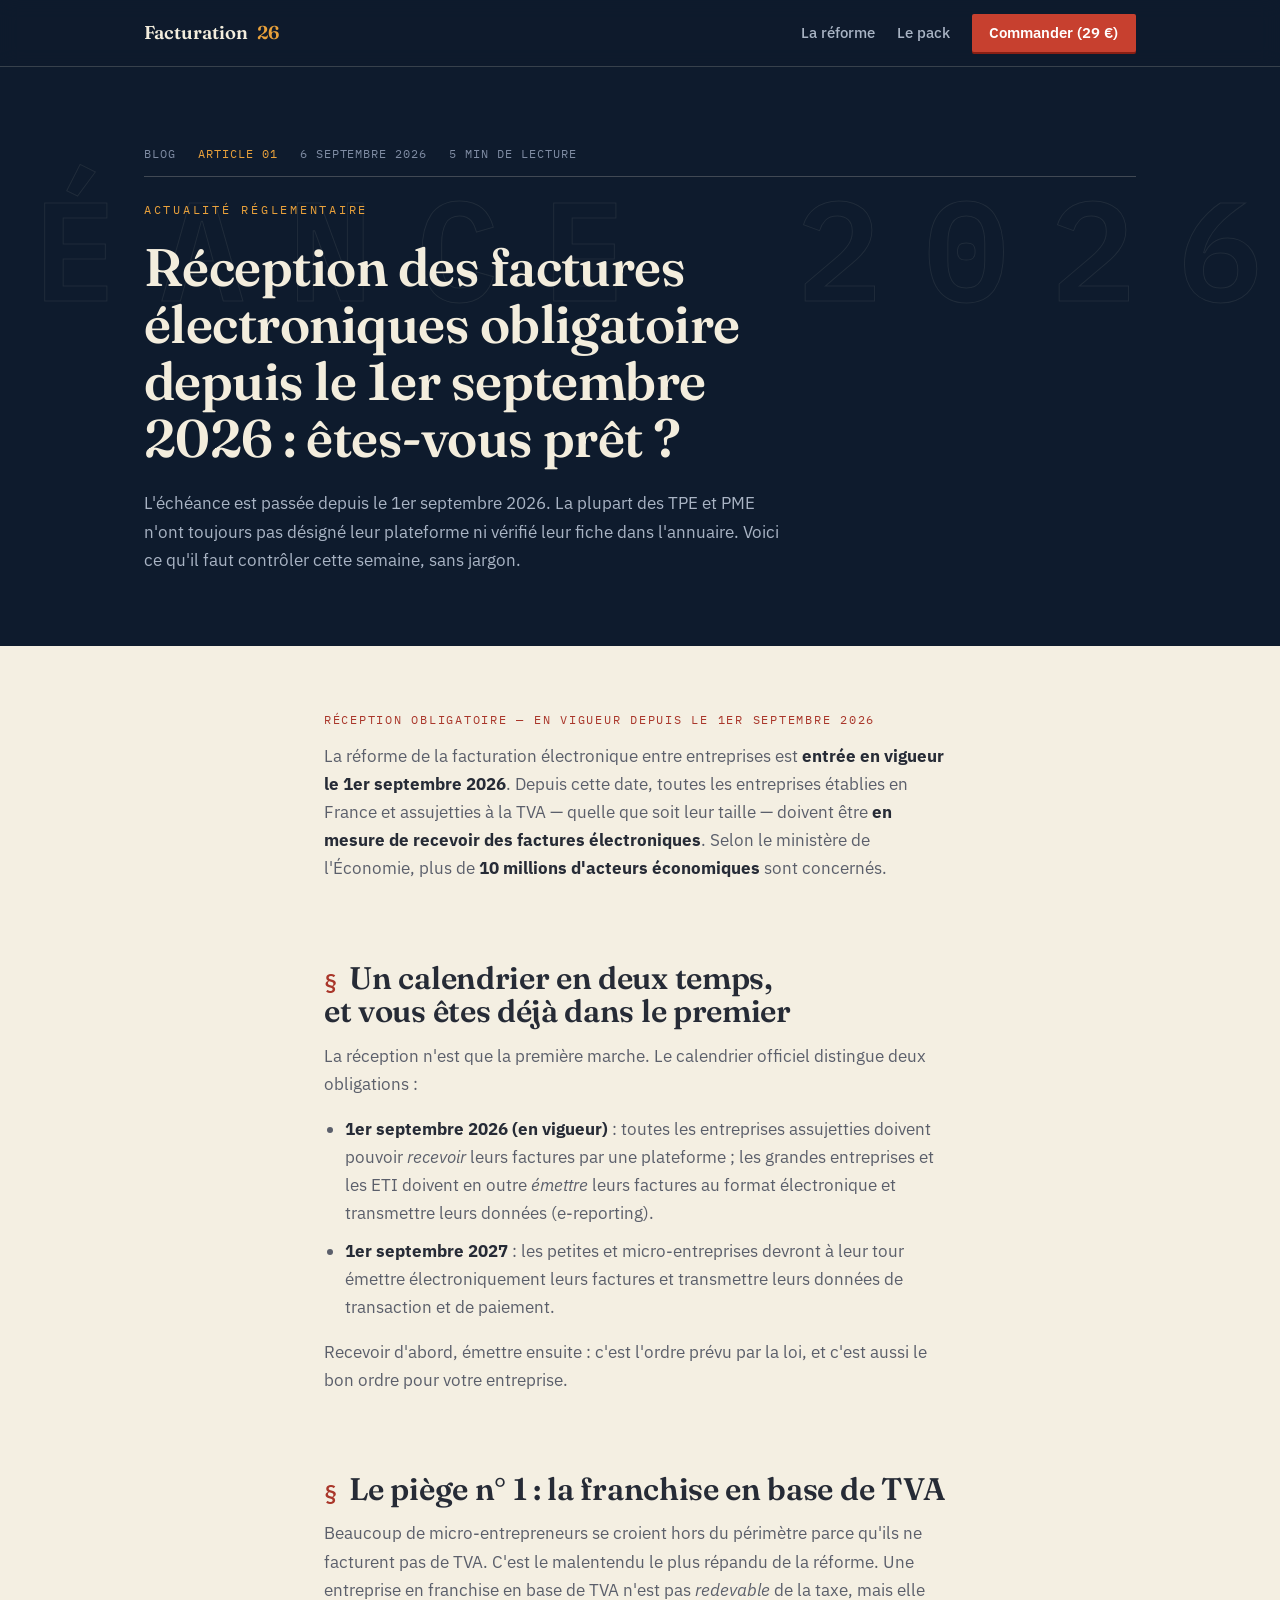
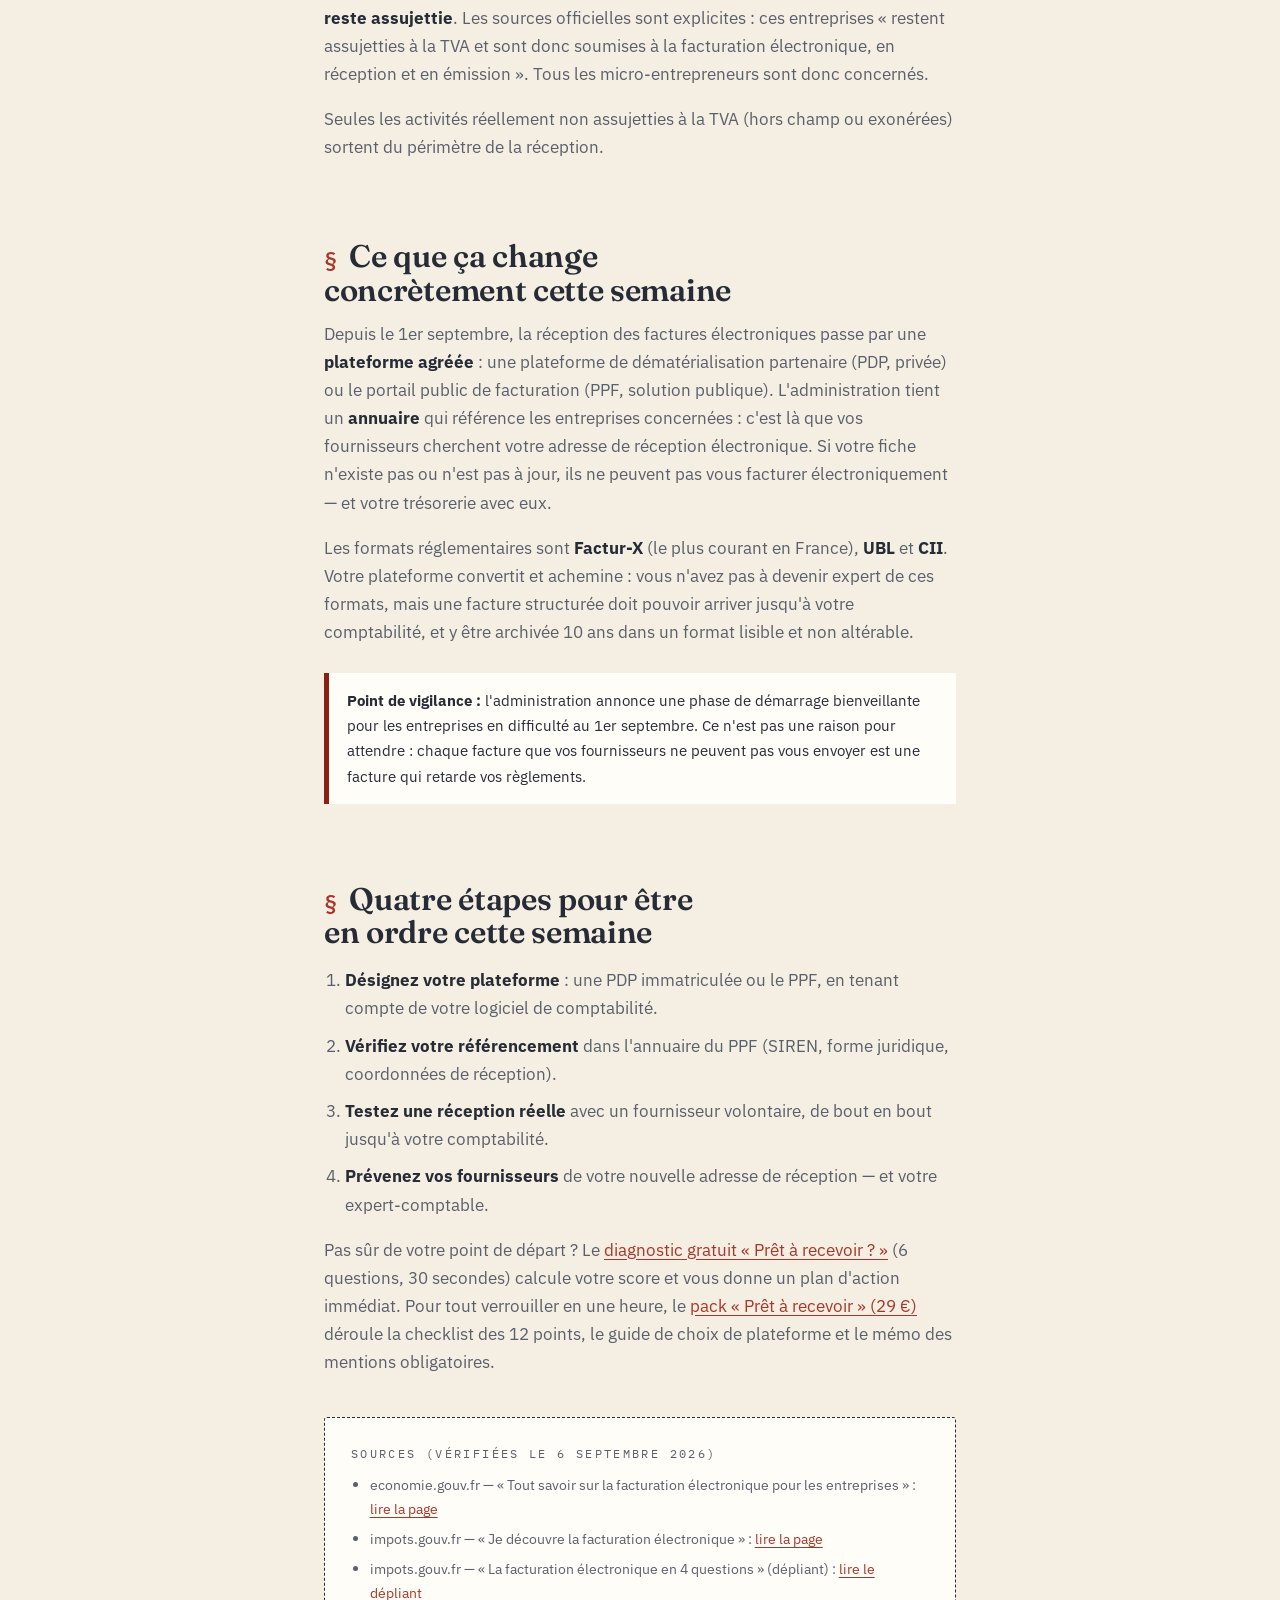
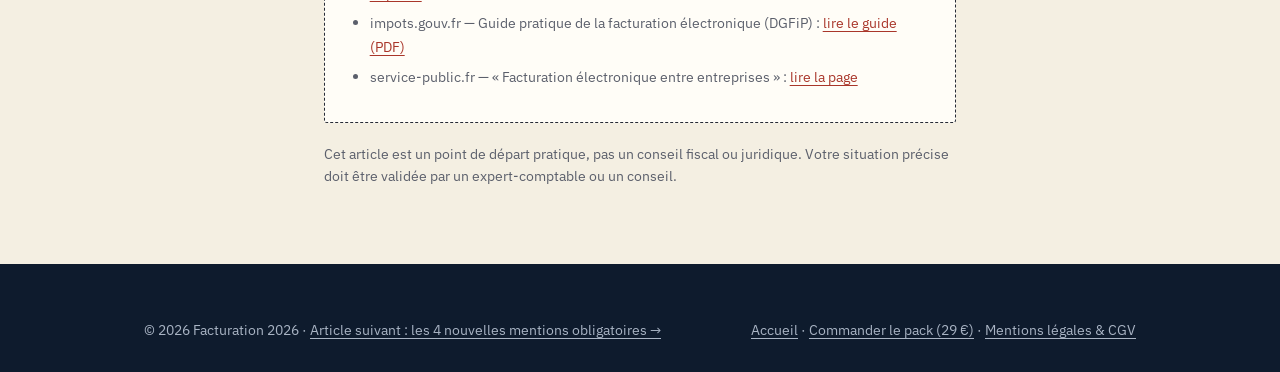
<file: blog/reception-obligatoire-1er-septembre-2026.html>
<!DOCTYPE html>
<html lang="fr">
<head>
<meta charset="UTF-8">
<meta name="viewport" content="width=device-width, initial-scale=1.0">
<title>Réception des factures électroniques obligatoire depuis le 1er septembre 2026 : êtes-vous prêt ? — Facturation 2026</title>
<meta name="description" content="Depuis le 1er septembre 2026, toutes les entreprises assujetties à la TVA établies en France doivent pouvoir recevoir des factures électroniques. Calendrier, piège de la franchise en base, 4 étapes pour se mettre en ordre.">
<link rel="canonical" href="https://dembis91-940.github.io/facturation-2026/blog/reception-obligatoire-1er-septembre-2026.html">
<meta property="og:title" content="Réception des factures électroniques obligatoire depuis le 1er septembre 2026 : êtes-vous prêt ?">
<meta property="og:description" content="Toutes les entreprises assujetties à la TVA établies en France doivent pouvoir recevoir des factures électroniques depuis le 1er septembre 2026. Ce qu'il faut vérifier cette semaine.">
<meta property="og:type" content="article">
<meta property="og:url" content="https://dembis91-940.github.io/facturation-2026/blog/reception-obligatoire-1er-septembre-2026.html">
<meta name="theme-color" content="#0E1B2D">
<link rel="preconnect" href="https://fonts.googleapis.com">
<link rel="preconnect" href="https://fonts.gstatic.com" crossorigin>
<link href="https://fonts.googleapis.com/css2?family=Fraunces:ital,opsz,wght@0,9..144,500;0,9..144,600;0,9..144,700;1,9..144,600&family=IBM+Plex+Mono:wght@400;500;600&family=IBM+Plex+Sans:wght@400;500;600;700&display=swap" rel="stylesheet">
<link rel="stylesheet" href="../css/site.css">
<link rel="stylesheet" href="../css/pages.css">
<script type="application/ld+json">
{
  "@context": "https://schema.org",
  "@type": "BlogPosting",
  "headline": "Réception des factures électroniques obligatoire depuis le 1er septembre 2026 : êtes-vous prêt ?",
  "datePublished": "2026-09-06",
  "dateModified": "2026-09-06",
  "inLanguage": "fr-FR",
  "author": { "@type": "Person", "name": "Demba Koita-Laha" },
  "publisher": { "@type": "Organization", "name": "Facturation 2026" },
  "mainEntityOfPage": "https://dembis91-940.github.io/facturation-2026/blog/reception-obligatoire-1er-septembre-2026.html"
}
</script>
</head>
<body id="haut">

<header class="en-tete">
  <div class="en-tete__in">
    <a class="en-tete__marque" href="../index.html" aria-label="Facturation 2026 — retour à l'accueil">Facturation <b>26</b></a>
    <nav class="en-tete__nav" aria-label="Navigation principale">
      <a class="en-tete__lien" href="../index.html#reglementaire">La réforme</a>
      <a class="en-tete__lien" href="../index.html#pack">Le pack</a>
      <a class="btn btn-primaire" href="https://buy.stripe.com/8x28wR5YO3LL7rfeKwfrW0o" rel="noopener">Commander (29 €)</a>
    </nav>
  </div>
</header>

<main>
  <section class="page-hero" aria-labelledby="titre-article">
    <span class="filigrane page-hero__filigrane" aria-hidden="true">ÉCHÉANCE 2026</span>
    <div class="conteneur">
      <p class="page-hero__meta">
        <span>Blog</span>
        <span class="num">Article 01</span>
        <span>6 septembre 2026</span>
        <span>5 min de lecture</span>
      </p>
      <span class="chapeau">Actualité réglementaire</span>
      <h1 id="titre-article">Réception des factures électroniques obligatoire depuis le 1er septembre 2026 : êtes-vous prêt ?</h1>
      <p class="intro">L'échéance est passée depuis le 1er septembre 2026. La plupart des TPE et PME n'ont toujours pas désigné leur plateforme ni vérifié leur fiche dans l'annuaire. Voici ce qu'il faut contrôler cette semaine, sans jargon.</p>
    </div>
  </section>

  <section class="page-corps" aria-label="Article">
    <article class="conteneur prose">

      <p class="date-accroche">Réception obligatoire — en vigueur depuis le 1er septembre 2026</p>
      <p>La réforme de la facturation électronique entre entreprises est <strong>entrée en vigueur le 1er septembre 2026</strong>. Depuis cette date, toutes les entreprises établies en France et assujetties à la TVA — quelle que soit leur taille — doivent être <strong>en mesure de recevoir des factures électroniques</strong>. Selon le ministère de l'Économie, plus de <strong>10 millions d'acteurs économiques</strong> sont concernés.</p>

      <h2>Un calendrier en deux temps, et vous êtes déjà dans le premier</h2>
      <p>La réception n'est que la première marche. Le calendrier officiel distingue deux obligations :</p>
      <ul>
        <li><strong>1er septembre 2026 (en vigueur)</strong> : toutes les entreprises assujetties doivent pouvoir <em>recevoir</em> leurs factures par une plateforme ; les grandes entreprises et les ETI doivent en outre <em>émettre</em> leurs factures au format électronique et transmettre leurs données (e-reporting).</li>
        <li><strong>1er septembre 2027</strong> : les petites et micro-entreprises devront à leur tour émettre électroniquement leurs factures et transmettre leurs données de transaction et de paiement.</li>
      </ul>
      <p>Recevoir d'abord, émettre ensuite : c'est l'ordre prévu par la loi, et c'est aussi le bon ordre pour votre entreprise.</p>

      <h2>Le piège n° 1 : la franchise en base de TVA</h2>
      <p>Beaucoup de micro-entrepreneurs se croient hors du périmètre parce qu'ils ne facturent pas de TVA. C'est le malentendu le plus répandu de la réforme. Une entreprise en franchise en base de TVA n'est pas <em>redevable</em> de la taxe, mais elle <strong>reste assujettie</strong>. Les sources officielles sont explicites : ces entreprises « restent assujetties à la TVA et sont donc soumises à la facturation électronique, en réception et en émission ». Tous les micro-entrepreneurs sont donc concernés.</p>
      <p>Seules les activités réellement non assujetties à la TVA (hors champ ou exonérées) sortent du périmètre de la réception.</p>

      <h2>Ce que ça change concrètement cette semaine</h2>
      <p>Depuis le 1er septembre, la réception des factures électroniques passe par une <strong>plateforme agréée</strong> : une plateforme de dématérialisation partenaire (PDP, privée) ou le portail public de facturation (PPF, solution publique). L'administration tient un <strong>annuaire</strong> qui référence les entreprises concernées : c'est là que vos fournisseurs cherchent votre adresse de réception électronique. Si votre fiche n'existe pas ou n'est pas à jour, ils ne peuvent pas vous facturer électroniquement — et votre trésorerie avec eux.</p>
      <p>Les formats réglementaires sont <strong>Factur-X</strong> (le plus courant en France), <strong>UBL</strong> et <strong>CII</strong>. Votre plateforme convertit et achemine : vous n'avez pas à devenir expert de ces formats, mais une facture structurée doit pouvoir arriver jusqu'à votre comptabilité, et y être archivée 10 ans dans un format lisible et non altérable.</p>
      <div class="encadre-alerte"><strong>Point de vigilance :</strong> l'administration annonce une phase de démarrage bienveillante pour les entreprises en difficulté au 1er septembre. Ce n'est pas une raison pour attendre : chaque facture que vos fournisseurs ne peuvent pas vous envoyer est une facture qui retarde vos règlements.</div>

      <h2>Quatre étapes pour être en ordre cette semaine</h2>
      <ol>
        <li><strong>Désignez votre plateforme</strong> : une PDP immatriculée ou le PPF, en tenant compte de votre logiciel de comptabilité.</li>
        <li><strong>Vérifiez votre référencement</strong> dans l'annuaire du PPF (SIREN, forme juridique, coordonnées de réception).</li>
        <li><strong>Testez une réception réelle</strong> avec un fournisseur volontaire, de bout en bout jusqu'à votre comptabilité.</li>
        <li><strong>Prévenez vos fournisseurs</strong> de votre nouvelle adresse de réception — et votre expert-comptable.</li>
      </ol>
      <p>Pas sûr de votre point de départ ? Le <a href="../check.html">diagnostic gratuit « Prêt à recevoir ? »</a> (6 questions, 30 secondes) calcule votre score et vous donne un plan d'action immédiat. Pour tout verrouiller en une heure, le <a href="../index.html#pack">pack « Prêt à recevoir » (29 €)</a> déroule la checklist des 12 points, le guide de choix de plateforme et le mémo des mentions obligatoires.</p>

      <div class="boite-sources">
        <p class="boite-sources__titre">Sources (vérifiées le 6 septembre 2026)</p>
        <ul>
          <li>economie.gouv.fr — « Tout savoir sur la facturation électronique pour les entreprises » : <a href="https://www.economie.gouv.fr/tout-savoir-sur-la-facturation-electronique-pour-les-entreprises" target="_blank" rel="noopener">lire la page</a></li>
          <li>impots.gouv.fr — « Je découvre la facturation électronique » : <a href="https://www.impots.gouv.fr/professionnel/je-decouvre-la-facturation-electronique" target="_blank" rel="noopener">lire la page</a></li>
          <li>impots.gouv.fr — « La facturation électronique en 4 questions » (dépliant) : <a href="https://www.impots.gouv.fr/depliant-la-facturation-electronique-en-4-questions" target="_blank" rel="noopener">lire le dépliant</a></li>
          <li>impots.gouv.fr — Guide pratique de la facturation électronique (DGFiP) : <a href="https://www.impots.gouv.fr/sites/default/files/media/1_metier/2_professionnel/EV/2_gestion/290_facturation_electronique/guide_pratique_facturation_electronique.pdf" target="_blank" rel="noopener">lire le guide (PDF)</a></li>
          <li>service-public.fr — « Facturation électronique entre entreprises » : <a href="https://entreprendre.service-public.fr/vosdroits/A15683" target="_blank" rel="noopener">lire la page</a></li>
        </ul>
      </div>

      <p style="font-size:0.85rem; color:var(--encre-soft);">Cet article est un point de départ pratique, pas un conseil fiscal ou juridique. Votre situation précise doit être validée par un expert-comptable ou un conseil.</p>

    </article>
  </section>
</main>

<footer class="pied-simple" id="pied">
  <div class="conteneur">
    <div class="pied-simple__grille">
      <span>© 2026 Facturation 2026 · <a href="4-nouvelles-mentions-obligatoires.html">Article suivant : les 4 nouvelles mentions obligatoires →</a></span>
      <span><a href="../index.html">Accueil</a> · <a href="https://buy.stripe.com/8x28wR5YO3LL7rfeKwfrW0o" rel="noopener">Commander le pack (29 €)</a> · <a href="../legale.html">Mentions légales &amp; CGV</a></span>
    </div>
  </div>
</footer>

</body>
</html>
</file>
<file: css/site.css>
/* ============================================================
   FACTURATION ÉLECTRONIQUE 2026 — identité « dossier d'échéance »
   Papier ivoire + nuit encre + vermillon cachet. Fraunces / IBM Plex.
   ============================================================ */

:root {
  /* Couleurs */
  --nuit: #0E1B2D;
  --nuit-2: #13233A;
  --nuit-3: #1A2C47;
  --papier: #F4EFE2;
  --papier-2: #ECE4D2;
  --papier-3: #E4DAC2;
  --ivoire: #F3EDDD;
  --ivoire-soft: rgba(243, 237, 221, 0.82);
  --encre: #262B36;
  --encre-soft: #5B5F6B;
  --gris-nuit: #7F8CA3;
  --gris-nuit-2: #A9B4C4;
  --verm: #C7402F;
  --verm-deep: #A9362A;
  --rouge-profond: #8A1F14;
  --ambre: #E9A13B;
  --ambre-encre: #6B5203;
  --bleu-lien: #243F7E;
  --ok: #2F6B43;
  --ok-soft: #CFE3D2;

  /* Typographie */
  --f-display: "Fraunces", "Georgia", serif;
  --f-texte: "IBM Plex Sans", "Segoe UI", system-ui, sans-serif;
  --f-mono: "IBM Plex Mono", "SFMono-Regular", Menlo, monospace;

  /* Espacement / rythme */
  --rayon: 2px;
  --pointille: 1.5px dashed var(--verm-deep);
  --max: 1120px;
  --gouttiere: clamp(20px, 5vw, 64px);
}

/* ---------- Reset & base ---------- */
*, *::before, *::after { box-sizing: border-box; }
html { scroll-behavior: smooth; }
@media (prefers-reduced-motion: reduce) {
  html { scroll-behavior: auto; }
}
html.lenis, html.lenis body { height: auto; }
.lenis.lenis-smooth { scroll-behavior: auto !important; }

body {
  margin: 0;
  font-family: var(--f-texte);
  font-size: 17px;
  line-height: 1.65;
  color: var(--encre);
  background: var(--papier);
  -webkit-font-smoothing: antialiased;
  text-rendering: optimizeLegibility;
  overflow-x: hidden;
}

img { max-width: 100%; display: block; }
a { color: var(--verm-deep); text-underline-offset: 3px; }
a:hover { color: var(--rouge-profond); }
:focus-visible {
  outline: 3px solid var(--ambre);
  outline-offset: 3px;
  border-radius: 2px;
}
::selection { background: var(--nuit); color: var(--ivoire); }

h1, h2, h3, h4 {
  font-family: var(--f-display);
  font-weight: 600;
  line-height: 1.08;
  letter-spacing: -0.01em;
  margin: 0 0 0.45em;
  text-wrap: balance;
}
p { margin: 0 0 1em; }
.mono, .date, .code {
  font-family: var(--f-mono);
  font-size: 0.82em;
  letter-spacing: 0.08em;
  text-transform: uppercase;
}

/* ---------- Utilitaires ---------- */
.conteneur {
  max-width: var(--max);
  margin: 0 auto;
  padding-left: var(--gouttiere);
  padding-right: var(--gouttiere);
}
.saut { height: clamp(48px, 10vh, 110px); }
.centre { text-align: center; }
.visually-hidden {
  position: absolute; width: 1px; height: 1px;
  margin: -1px; padding: 0; border: 0;
  clip: rect(0 0 0 0); overflow: hidden;
}

/* Boutons */
.btn {
  display: inline-flex;
  align-items: center;
  justify-content: center;
  gap: 0.55em;
  font-family: var(--f-texte);
  font-weight: 600;
  font-size: 1rem;
  line-height: 1.2;
  padding: 0.95em 1.5em;
  border-radius: var(--rayon);
  border: 1.5px solid transparent;
  cursor: pointer;
  text-decoration: none;
  transition: transform 0.18s ease, box-shadow 0.18s ease, background 0.18s ease, color 0.18s ease;
}
.btn:active { transform: translateY(1px); }
.btn-primaire {
  background: var(--verm);
  color: #fff;
  box-shadow: 0 2px 0 var(--rouge-profond);
}
.btn-primaire:hover { background: var(--rouge-profond); color: #fff; }
.btn-papier {
  background: var(--papier);
  color: var(--encre);
  border-color: var(--encre);
}
.btn-papier:hover { background: var(--encre); color: var(--papier); }
.btn-nuit {
  background: transparent;
  color: var(--ivoire);
  border-color: var(--ivoire);
}
.btn-nuit:hover { background: var(--ivoire); color: var(--nuit); }
.btn-ghost { background: transparent; color: var(--verm-deep); border-color: var(--verm-deep); }
.btn-ghost:hover { background: var(--verm-deep); color: #fff; }

/* Le tampon dateur — signature visuelle n°1 */
.tampon {
  display: inline-block;
  font-family: var(--f-mono);
  font-weight: 600;
  text-transform: uppercase;
  letter-spacing: 0.14em;
  padding: 0.42em 0.85em 0.38em;
  border: 3px double currentColor;
  border-radius: 4px;
  box-shadow: inset 0 0 0 1.5px currentColor;
  transform: rotate(-3deg);
  opacity: 0.92;
  user-select: none;
}
.tampon--petit { font-size: 0.72rem; }
.tampon--rouge { color: var(--rouge-profond); border-color: currentColor; }
.tampon--nuit { color: var(--ivoire); border-color: currentColor; }
.tampon--bleu { color: var(--bleu-lien); border-color: currentColor; }
.tampon--ambre { color: var(--ambre-encre); border-color: currentColor; }
.tampon--blanc { color: var(--ivoire); border-color: var(--ivoire); }

/* Encadré détourage (pointillés façon bon de commande) */
.detourage {
  border: 1.5px dashed var(--encre);
  border-radius: 3px;
  padding: clamp(18px, 3vw, 30px);
  position: relative;
}

/* Filigrane */
.filigrane {
  position: absolute;
  font-family: var(--f-mono);
  font-weight: 600;
  letter-spacing: 0.3em;
  text-transform: uppercase;
  color: transparent;
  -webkit-text-stroke: 1px rgba(15, 27, 45, 0.13);
  pointer-events: none;
  user-select: none;
  white-space: nowrap;
}

/* ---------- Navigation ---------- */
.en-tete {
  position: fixed;
  inset: 0 0 auto 0;
  z-index: 60;
  background: color-mix(in srgb, var(--nuit) 86%, transparent);
  backdrop-filter: blur(10px);
  color: var(--ivoire);
  border-bottom: 1px solid rgba(243, 237, 221, 0.18);
}
.en-tete__in {
  max-width: var(--max);
  margin: 0 auto;
  padding: 0 var(--gouttiere);
  display: flex;
  align-items: center;
  justify-content: space-between;
  height: 66px;
  gap: 16px;
}
.en-tete__marque {
  font-family: var(--f-display);
  font-weight: 600;
  font-size: 1.16rem;
  color: var(--ivoire);
  text-decoration: none;
  display: inline-flex;
  align-items: baseline;
  gap: 0.5em;
}
.en-tete__marque b { color: var(--ambre); font-weight: 600; }
.en-tete__nav { display: flex; align-items: center; gap: 22px; }
.en-tete__lien {
  color: var(--gris-nuit-2);
  text-decoration: none;
  font-size: 0.95rem;
  font-weight: 500;
}
.en-tete__lien:hover { color: var(--ivoire); }
.en-tete .btn { padding: 0.62em 1.1em; font-size: 0.94rem; }
@media (max-width: 720px) {
  .en-tete__lien { display: none; }
  .en-tete__nav { gap: 8px; }
  .en-tete__marque { font-size: 1.05rem; }
  .en-tete .btn { padding: 0.55em 0.95em; font-size: 0.88rem; }
}

/* ---------- Hero (nuit) ---------- */
.hero {
  background: var(--nuit);
  color: var(--ivoire);
  position: relative;
  overflow: hidden;
  padding: clamp(130px, 18vh, 190px) 0 clamp(60px, 10vh, 110px);
}
.hero__filigrane {
  position: absolute;
  top: 14%;
  right: -1%;
  font-size: clamp(70px, 12vw, 160px);
  transform: rotate(-90deg) translateX(40%);
  transform-origin: right center;
  -webkit-text-stroke-color: rgba(243, 237, 221, 0.08);
}
.hero__en-tete-dossier {
  display: flex;
  flex-wrap: wrap;
  gap: 10px 28px;
  align-items: baseline;
  font-family: var(--f-mono);
  font-size: 0.78rem;
  letter-spacing: 0.1em;
  text-transform: uppercase;
  color: var(--gris-nuit);
  border-bottom: 1px solid rgba(243, 237, 221, 0.25);
  padding-bottom: 14px;
  margin-bottom: clamp(28px, 5vh, 48px);
}
.hero__en-tete-dossier .num { color: var(--ambre); }
.hero__sur-titre {
  font-family: var(--f-mono);
  font-size: 0.8rem;
  letter-spacing: 0.22em;
  text-transform: uppercase;
  color: var(--ambre);
  margin-bottom: 22px;
}
.hero h1 {
  font-size: clamp(2.2rem, 6.2vw, 4.6rem);
  max-width: 18ch;
  color: var(--ivoire);
}
.hero h1 .accent { color: var(--ambre); font-style: italic; }
.hero__sous {
  max-width: 58ch;
  color: var(--ivoire-soft);
  font-size: clamp(1.05rem, 1.6vw, 1.25rem);
  margin: 24px 0 34px;
}
.hero__actions { display: flex; flex-wrap: wrap; gap: 16px; align-items: center; }
.hero__note {
  margin-top: 26px;
  font-family: var(--f-mono);
  font-size: 0.76rem;
  color: var(--gris-nuit);
  letter-spacing: 0.04em;
}
.hero__note a { color: var(--gris-nuit-2); }
.hero .tampon--blanc { position: absolute; top: 24%; right: 6%; }
@media (max-width: 820px) {
  .hero .tampon--blanc { position: static; margin-top: 30px; transform: rotate(-3deg); }
}

/* Lignes de texte animées du h1 (découpage GSAP).
   Sans JS : les spans restent visibles (transform: none par défaut).
   GSAP pose les états initiaux via fromTo uniquement quand html.js est actif. */
.ligne-masque { display: block; overflow: hidden; padding-bottom: 0.08em; margin-bottom: -0.08em; }
.ligne-masque > span { display: block; will-change: transform; }

/* ---------- Bandeau défilant formats ---------- */
.marquee {
  background: var(--papier-2);
  border-top: 1px solid var(--papier-3);
  border-bottom: 1px solid var(--papier-3);
  overflow: hidden;
  padding: 12px 0;
}
.marquee__piste {
  display: flex;
  gap: 0;
  width: max-content;
  animation: defilement 32s linear infinite;
}
.marquee__piste span {
  font-family: var(--f-mono);
  font-size: 0.78rem;
  letter-spacing: 0.28em;
  text-transform: uppercase;
  color: var(--encre-soft);
  padding: 0 18px;
  white-space: nowrap;
}
.marquee__piste span b { color: var(--verm-deep); font-weight: 600; }
@keyframes defilement {
  from { transform: translateX(0); }
  to { transform: translateX(-50%); }
}
@media (prefers-reduced-motion: reduce) {
  .marquee__piste { animation: none; flex-wrap: wrap; justify-content: center; }
}

/* ---------- Sections génériques ---------- */
.section { padding: clamp(70px, 12vh, 130px) 0; }
.section--papier { background: var(--papier); color: var(--encre); }
.section--papier-2 { background: var(--papier-2); color: var(--encre); }
.section--nuit { background: var(--nuit); color: var(--ivoire); }

.chapeau {
  font-family: var(--f-mono);
  font-size: 0.78rem;
  letter-spacing: 0.22em;
  text-transform: uppercase;
  color: var(--verm-deep);
  margin-bottom: 18px;
  display: block;
}
.section--nuit .chapeau { color: var(--ambre); }
.h2 {
  font-size: clamp(1.9rem, 4.4vw, 3.4rem);
  max-width: 22ch;
}
.section--nuit .h2 { color: var(--ivoire); }
.intro { max-width: 62ch; font-size: 1.08rem; color: var(--encre-soft); }
.section--nuit .intro { color: var(--gris-nuit-2); }

/* ---------- Le point réglementaire (3 fiches éditoriales) ---------- */
.fiches { display: grid; gap: clamp(22px, 3vw, 34px); margin-top: 54px; }
.fiche {
  display: grid;
  grid-template-columns: auto 1fr;
  gap: clamp(18px, 3vw, 34px);
  border: 1px solid var(--papier-3);
  background: #fffdf7;
  padding: clamp(20px, 3vw, 30px);
  border-radius: var(--rayon);
  position: relative;
}
.fiche__num {
  font-family: var(--f-mono);
  font-size: 0.9rem;
  font-weight: 600;
  color: var(--verm-deep);
  border: 1.5px dashed var(--verm-deep);
  border-radius: 50%;
  width: 52px; height: 52px;
  display: grid; place-items: center;
  flex: none;
}
.fiche h3 { font-size: clamp(1.3rem, 2.2vw, 1.7rem); margin: 4px 0 8px; }
.fiche .date-accroche { font-family: var(--f-mono); font-size: 0.78rem; letter-spacing: 0.12em; color: var(--encre-soft); text-transform: uppercase; margin-bottom: 8px; }
.fiche p { color: var(--encre-soft); max-width: 66ch; }
.fiche--alerte { border-left: 5px solid var(--rouge-profond); }
.fiche--normale { border-left: 5px solid var(--bleu-lien); }
@media (max-width: 640px) {
  .fiche { grid-template-columns: 1fr; }
}

/* ---------- Section 3 situations (pin sticky storytelling) ---------- */
.situations { padding: 0; }
.situations__entete { padding: clamp(70px, 12vh, 130px) 0 30px; }
.scene {
  position: relative;
  min-height: 92vh;
  display: flex;
  align-items: center;
}
.scene__in {
  display: grid;
  grid-template-columns: 1.05fr 0.95fr;
  gap: clamp(24px, 4vw, 60px);
  align-items: center;
  width: 100%;
}
.scene--a { background: var(--papier-2); }
.scene--b { background: var(--nuit); }
.scene--c { background: var(--papier); }
.scene--b { color: var(--ivoire); }
.scene--b .intro { color: var(--gris-nuit-2); }
.scene--b .chapeau { color: var(--ambre); }
.scene__num {
  font-family: var(--f-mono);
  font-size: 0.8rem;
  letter-spacing: 0.2em;
  text-transform: uppercase;
  color: var(--encre-soft);
  margin-bottom: 14px;
}
.scene--b .scene__num { color: var(--gris-nuit); }
.scene h3 { font-size: clamp(1.7rem, 3.6vw, 2.8rem); }
.scene__texte { margin-top: 14px; max-width: 52ch; }
.scene__actions { margin-top: 26px; display: flex; flex-wrap: wrap; gap: 14px; }
.scene__panneau {
  background: rgba(255, 255, 255, 0.55);
  border: 1.5px dashed var(--encre);
  padding: clamp(20px, 3vw, 36px);
}
.scene--b .scene__panneau { background: rgba(19, 35, 58, 0.7); border-color: rgba(243, 237, 221, 0.5); }
.scene--c .scene__panneau { background: rgba(255, 255, 255, 0.6); }
.scene__panneau .tampon { margin-bottom: 20px; }
.scene__liste { list-style: none; margin: 0; padding: 0; }
.scene__liste li {
  padding: 10px 0 10px 26px;
  border-bottom: 1px dashed currentColor;
  opacity: 0.9;
  position: relative;
}
.scene__liste li::before {
  content: "→";
  position: absolute; left: 0;
  font-family: var(--f-mono);
}
.scene--b .scene__liste li { border-color: rgba(243, 237, 221, 0.28); }
@media (max-width: 860px) {
  .scene { min-height: auto; padding: 70px 0; }
  .scene__in { grid-template-columns: 1fr; }
}

/* ---------- Timeline (section signature n°2, nuit) ---------- */
.timeline { position: relative; }
.timeline__fil { position: absolute; left: 19px; top: 40px; bottom: 40px; width: 2px; background: rgba(243, 237, 221, 0.16); }
.timeline__fil-progres {
  position: absolute; left: 0; top: 0; width: 100%;
  height: 100%;
  background: var(--ambre);
  transform: scaleY(0);
  transform-origin: top;
}
.jalon {
  position: relative;
  padding-left: 64px;
  padding-bottom: clamp(44px, 8vh, 74px);
}
.jalon__point {
  position: absolute;
  left: 9px; top: 6px;
  width: 22px; height: 22px;
  border-radius: 50%;
  background: var(--nuit);
  border: 2px solid var(--ambre);
  z-index: 1;
}
.jalon--passe .jalon__point { border-color: var(--gris-nuit-2); background: var(--nuit-3); }
.jalon--maintenant .jalon__point {
  background: var(--ambre);
  box-shadow: 0 0 0 0 rgba(233, 161, 59, 0.55);
  animation: pulse 2s infinite;
}
@keyframes pulse {
  0% { box-shadow: 0 0 0 0 rgba(233, 161, 59, 0.5); }
  70% { box-shadow: 0 0 0 14px rgba(233, 161, 59, 0); }
  100% { box-shadow: 0 0 0 0 rgba(233, 161, 59, 0); }
}
@media (prefers-reduced-motion: reduce) {
  .jalon--maintenant .jalon__point { animation: none; }
}
.jalon__date {
  font-family: var(--f-mono);
  font-weight: 600;
  font-size: clamp(1.15rem, 2vw, 1.6rem);
  letter-spacing: 0.06em;
  color: var(--ambre);
  display: flex; align-items: baseline; gap: 14px; flex-wrap: wrap;
}
.jalon--passe .jalon__date { color: var(--gris-nuit-2); text-decoration: line-through; text-decoration-thickness: 1px; text-decoration-color: rgba(243,237,221,0.5); }
.jalon__badge {
  font-family: var(--f-mono);
  font-size: 0.7rem;
  letter-spacing: 0.14em;
  text-transform: uppercase;
  padding: 0.3em 0.8em;
  border: 1px solid currentColor;
  border-radius: 999px;
}
.jalon--passe .jalon__badge { color: var(--gris-nuit); border-color: var(--gris-nuit); }
.jalon--maintenant .jalon__badge { color: var(--ambre); border-color: var(--ambre); }
.jalon h3 { color: var(--ivoire); font-size: clamp(1.5rem, 3vw, 2.3rem); margin: 10px 0 8px; }
.jalon p { color: var(--gris-nuit-2); max-width: 58ch; margin: 0; }
.compte-rebond { display: inline-block; font-family: var(--f-mono); color: var(--ambre); }

/* ---------- Pack / prix ---------- */
.pack-intro { display: grid; grid-template-columns: 1.1fr 0.9fr; gap: clamp(28px, 5vw, 70px); align-items: start; }
@media (max-width: 900px) { .pack-intro { grid-template-columns: 1fr; } }
.pieces { display: grid; gap: 18px; }
.piece {
  background: #fffdf7;
  border: 1px solid var(--papier-3);
  border-radius: var(--rayon);
  padding: clamp(18px, 2.4vw, 26px);
  display: grid;
  grid-template-columns: auto 1fr;
  gap: 18px;
  position: relative;
}
.piece__code {
  font-family: var(--f-mono);
  font-weight: 600;
  font-size: 0.85rem;
  letter-spacing: 0.1em;
  color: var(--verm-deep);
  border: 1.5px dashed var(--verm-deep);
  padding: 0.55em 0.7em;
  height: fit-content;
}
.piece h3 { font-size: 1.28rem; margin: 2px 0 6px; }
.piece p { margin: 0; color: var(--encre-soft); font-size: 0.96rem; }
.piece__points { margin: 12px 0 0; padding: 0; list-style: none; display: grid; gap: 6px; }
.piece__points li { font-size: 0.9rem; color: var(--encre-soft); padding-left: 20px; position: relative; }
.piece__points li::before { content: "▪"; position: absolute; left: 0; color: var(--verm); }
@media (max-width: 560px) { .piece { grid-template-columns: 1fr; } }

.carte-prix {
  position: sticky;
  top: 96px;
  background: var(--nuit);
  color: var(--ivoire);
  padding: clamp(24px, 3vw, 34px);
  border-radius: var(--rayon);
}
.carte-prix h3 { color: var(--ivoire); font-size: 1.6rem; }
.carte-prix__ancien {
  font-family: var(--f-mono);
  color: var(--gris-nuit);
  text-decoration: line-through;
  font-size: 1.05rem;
}
.carte-prix__prix {
  font-family: var(--f-display);
  font-weight: 700;
  font-size: clamp(3.4rem, 7vw, 5rem);
  line-height: 1;
  color: var(--ambre);
  margin: 10px 0 6px;
}
.carte-prix__prix small { font-size: 0.32em; font-family: var(--f-texte); color: var(--gris-nuit-2); font-weight: 500; }
.carte-prix__note { color: var(--gris-nuit); font-size: 0.86rem; margin-bottom: 20px; }
.carte-prix .btn { width: 100%; }
.carte-prix__liste { list-style: none; margin: 22px 0 0; padding: 0; border-top: 1px dashed rgba(243,237,221,0.3); }
.carte-prix__liste li { padding: 10px 0; border-bottom: 1px dashed rgba(243,237,221,0.3); font-size: 0.95rem; color: var(--ivoire-soft); }
.carte-prix__liste li b { color: var(--ivoire); font-weight: 600; }
.carte-prix .mini { font-size: 0.8rem; color: var(--gris-nuit); margin-top: 16px; }
@media (max-width: 900px) {
  .carte-prix { position: static; }
}

/* ---------- Bandeau diagnostic ---------- */
.bandeau-diag {
  background: var(--rouge-profond);
  color: #fff;
}
.bandeau-diag__in {
  display: flex;
  flex-wrap: wrap;
  align-items: center;
  justify-content: space-between;
  gap: 20px;
}
.bandeau-diag h2 { color: #fff; font-size: clamp(1.5rem, 3vw, 2.2rem); margin: 0; }
.bandeau-diag p { margin: 6px 0 0; color: rgba(255, 255, 255, 0.85); max-width: 60ch; }
.btn-blanc { background: #fff; color: var(--rouge-profond); }
.btn-blanc:hover { background: var(--papier-2); color: var(--rouge-profond); }

/* ---------- FAQ ---------- */
.faq { max-width: 780px; margin: 40px auto 0; }
.faq details {
  border-bottom: 1px solid var(--papier-3);
  padding: 18px 2px;
}
.faq summary {
  cursor: pointer;
  font-family: var(--f-display);
  font-weight: 600;
  font-size: clamp(1.12rem, 1.8vw, 1.3rem);
  list-style: none;
  display: flex;
  justify-content: space-between;
  align-items: baseline;
  gap: 16px;
}
.faq summary::-webkit-details-marker { display: none; }
.faq summary::after {
  content: "+";
  font-family: var(--f-mono);
  font-size: 1.3rem;
  color: var(--verm-deep);
  transition: transform 0.2s ease;
}
.faq details[open] summary::after { content: "−"; }
.faq details p, .faq details ul { color: var(--encre-soft); margin-top: 14px; max-width: 70ch; }
.faq details ul { padding-left: 1.2em; }

/* ---------- Commande / formulaire ---------- */
.commande { background: var(--papier-2); }
.commande__grille {
  display: grid;
  grid-template-columns: 0.9fr 1.1fr;
  gap: clamp(28px, 5vw, 70px);
  align-items: start;
}
@media (max-width: 900px) { .commande__grille { grid-template-columns: 1fr; } }
.commande__infos { color: var(--encre-soft); }
.commande__infos .tampon { margin: 18px 0 6px; }
.formulaire {
  background: #fffdf7;
  border: 1.5px dashed var(--encre);
  padding: clamp(22px, 3vw, 34px);
}
.champ { margin-bottom: 18px; }
.champ label { display: block; font-weight: 600; font-size: 0.95rem; margin-bottom: 6px; }
.champ input[type="text"], .champ input[type="email"], .champ select, .champ textarea {
  width: 100%;
  font: inherit;
  color: var(--encre);
  background: var(--papier);
  border: 1px solid var(--encre-soft);
  border-radius: 2px;
  padding: 0.75em 0.9em;
}
.champ input:focus, .champ select:focus, .champ textarea:focus {
  outline: 3px solid var(--ambre);
  border-color: var(--encre);
}
.champ--consent { display: flex; gap: 10px; align-items: flex-start; font-size: 0.86rem; color: var(--encre-soft); }
.champ--consent input { margin-top: 4px; width: 18px; height: 18px; accent-color: var(--verm); flex: none; }
.formulaire__statut { margin-top: 16px; font-weight: 600; min-height: 1.5em; }
.formulaire__statut[data-etat="ok"] { color: var(--ok); }
.formulaire__statut[data-etat="erreur"] { color: var(--rouge-profond); }
.formulaire .note-rgpd { font-size: 0.78rem; color: var(--encre-soft); margin-top: 14px; }

/* ---------- Pied de page ---------- */
.pied {
  background: var(--nuit);
  color: var(--gris-nuit-2);
  padding: clamp(50px, 8vh, 80px) 0 40px;
  font-size: 0.92rem;
}
.pied h2, .pied h3 { color: var(--ivoire); }
.pied__grille { display: grid; grid-template-columns: 1.2fr 1fr 1fr; gap: clamp(24px, 4vw, 60px); }
@media (max-width: 860px) { .pied__grille { grid-template-columns: 1fr; } }
.pied a { color: var(--gris-nuit-2); }
.pied a:hover { color: var(--ambre); }
.pied__sources { list-style: none; padding: 0; margin: 0; display: grid; gap: 8px; }
.pied__sources li::before { content: "↗ "; color: var(--ambre); }
.pied__disclaimer {
  margin-top: 36px;
  border-top: 1px dashed rgba(243, 237, 221, 0.25);
  padding-top: 22px;
  font-size: 0.8rem;
  color: var(--gris-nuit);
}
.pied__socle {
  display: flex; flex-wrap: wrap; gap: 12px 26px;
  margin-top: 18px;
  font-family: var(--f-mono);
  font-size: 0.74rem;
  letter-spacing: 0.06em;
  text-transform: uppercase;
}

/* ---------- Page diagnostic (check.html) ---------- */
.check-hero {
  background: var(--nuit);
  color: var(--ivoire);
  padding: clamp(120px, 16vh, 160px) 0 clamp(40px, 6vh, 70px);
}
.check-hero .chapeau { color: var(--ambre); }
.check-hero h1 { font-size: clamp(2rem, 5vw, 3.6rem); color: var(--ivoire); }
.check-hero p { color: var(--gris-nuit-2); max-width: 60ch; }
.check-body { background: var(--papier); padding: clamp(40px, 7vh, 70px) 0; }
.check-card {
  background: #fffdf7;
  border: 1.5px dashed var(--encre);
  max-width: 860px;
  margin: -60px auto 0;
  position: relative;
  z-index: 2;
  padding: clamp(22px, 3.4vw, 40px);
}
.progression { height: 8px; background: var(--papier-2); border-radius: 99px; margin-bottom: 34px; overflow: hidden; }
.progression__barre { height: 100%; width: 0%; background: var(--verm); transition: width 0.35s ease; border-radius: 99px; }
.question { margin-bottom: 28px; }
.question__texte { font-family: var(--f-display); font-weight: 600; font-size: clamp(1.15rem, 2vw, 1.4rem); margin-bottom: 12px; }
.question__aide { font-size: 0.9rem; color: var(--encre-soft); margin-bottom: 12px; max-width: 70ch; }
.reponses { display: flex; flex-wrap: wrap; gap: 10px; }
.reponses label {
  display: inline-flex; align-items: center; gap: 8px;
  border: 1.5px solid var(--encre-soft);
  border-radius: 999px;
  padding: 0.5em 1.1em;
  cursor: pointer;
  font-weight: 500;
  font-size: 0.95rem;
  transition: background 0.15s ease, color 0.15s ease, border-color 0.15s ease;
}
.reponses input { position: absolute; opacity: 0; pointer-events: none; }
.reponses input:checked + span { color: #fff; }
.reponses label.choisie.oui-b { background: var(--ok); border-color: var(--ok); }
.reponses label.choisie.oui-b span { color: #fff; }
.reponses label.choisie.non-b { background: var(--rouge-profond); border-color: var(--rouge-profond); }
.reponses label.choisie.non-b span { color: #fff; }
.reponses input:focus-visible + span { outline: 3px solid var(--ambre); outline-offset: 2px; border-radius: 99px; }
.reponses .oui-b { border-color: var(--ok); }
.reponses .non-b { border-color: var(--rouge-profond); }
.reponses label:hover { border-color: var(--encre); }
.reponses label span { pointer-events: none; }
.check-actions { display: flex; justify-content: space-between; align-items: center; gap: 16px; margin-top: 26px; flex-wrap: wrap; }
.check-actions .btn:disabled { opacity: 0.45; cursor: not-allowed; }
.resultat { display: none; margin-top: 40px; border-top: 2px solid var(--papier-3); padding-top: 34px; }
.resultat--visible { display: block; }
.resultat__tete { display: grid; grid-template-columns: auto 1fr; gap: clamp(18px, 3vw, 34px); align-items: center; }
@media (max-width: 620px) { .resultat__tete { grid-template-columns: 1fr; } }
.jauge { position: relative; width: 150px; height: 150px; flex: none; }
.jauge svg { transform: rotate(-90deg); }
.jauge__anneau-bg { fill: none; stroke: var(--papier-2); stroke-width: 12; }
.jauge__anneau { fill: none; stroke: var(--verm); stroke-width: 12; stroke-linecap: round; stroke-dasharray: 339.29; stroke-dashoffset: 339.29; transition: stroke-dashoffset 0.9s ease, stroke 0.3s ease; }
.jauge__texte { position: absolute; inset: 0; display: grid; place-items: center; font-family: var(--f-display); font-weight: 700; font-size: 2.1rem; }
.jauge__texte small { font-family: var(--f-mono); font-size: 0.6rem; color: var(--encre-soft); }
.resultat__verdict { font-family: var(--f-mono); font-weight: 600; letter-spacing: 0.18em; text-transform: uppercase; font-size: 0.86rem; }
.resultat__titre { font-family: var(--f-display); font-weight: 700; font-size: clamp(1.5rem, 2.6vw, 2.1rem); margin: 6px 0 10px; }
.resultat__desc { color: var(--encre-soft); max-width: 60ch; }
.resultat__plan { background: var(--papier-2); border-left: 5px solid var(--verm); padding: 20px 24px; margin-top: 26px; }
.resultat__plan h3 { font-size: 1.1rem; }
.resultat__plan ol { margin: 10px 0 0; padding-left: 1.3em; color: var(--encre); }
.resultat__plan li { margin-bottom: 8px; }
.resultat__cta { margin-top: 26px; display: flex; flex-wrap: wrap; gap: 14px; align-items: center; }
.resultat__note { font-size: 0.82rem; color: var(--encre-soft); margin-top: 18px; max-width: 70ch; }
</file>
<file: css/pages.css>
/* ============================================================
   FACTURATION ÉLECTRONIQUE 2026 — pages secondaires
   (blog, mentions légales & CGV, page merci)
   S'appuie sur css/site.css (header, footer, boutons, conteneur).
   Identité « dossier d'échéance » conservée : papier ivoire +
   nuit encre + vermillon. Aucune réécriture du design system.
   ============================================================ */

/* ---------- Bandeau d'en-tête des pages secondaires ---------- */
.page-hero {
  background: var(--nuit);
  color: var(--ivoire);
  padding: clamp(120px, 16vh, 165px) 0 clamp(40px, 6vh, 64px);
  position: relative;
  overflow: hidden;
}
.page-hero__filigrane {
  position: absolute;
  top: 20%;
  right: -2%;
  font-size: clamp(64px, 11vw, 150px);
  -webkit-text-stroke-color: rgba(243, 237, 221, 0.08);
}
.page-hero .chapeau { color: var(--ambre); }
.page-hero h1 {
  font-size: clamp(1.9rem, 4.6vw, 3.3rem);
  color: var(--ivoire);
  max-width: 24ch;
}
.page-hero__meta {
  display: flex;
  flex-wrap: wrap;
  gap: 10px 22px;
  align-items: baseline;
  font-family: var(--f-mono);
  font-size: 0.76rem;
  letter-spacing: 0.08em;
  text-transform: uppercase;
  color: var(--gris-nuit);
  border-bottom: 1px solid rgba(243, 237, 221, 0.22);
  padding-bottom: 12px;
  margin-bottom: 22px;
}
.page-hero__meta .num { color: var(--ambre); }
.page-hero .intro { color: var(--gris-nuit-2); max-width: 64ch; }

/* ---------- Corps éditorial ---------- */
.page-corps {
  background: var(--papier);
  color: var(--encre);
  padding: clamp(44px, 7vh, 70px) 0;
}
.prose {
  max-width: 760px;
  margin: 0 auto;
}
.prose h2 {
  font-size: clamp(1.45rem, 2.6vw, 1.95rem);
  margin-top: 2.1em;
  padding-top: 0.4em;
}
.prose h2::before { content: "§ "; color: var(--verm-deep); font-family: var(--f-mono); font-size: 0.72em; }
.prose h3 {
  font-size: 1.22rem;
  margin-top: 1.6em;
  color: var(--nuit);
}
.prose p, .prose li { color: var(--encre-soft); }
.prose ul, .prose ol { padding-left: 1.25em; }
.prose li { margin-bottom: 0.55em; }
.prose blockquote {
  margin: 1.6em 0;
  padding: 0.2em 0 0.2em 1.2em;
  border-left: 4px solid var(--ambre);
  background: rgba(233, 161, 59, 0.08);
  font-style: italic;
  color: var(--encre);
}
.prose strong { color: var(--encre); }
.prose .date-accroche, .prose .date {
  font-family: var(--f-mono);
  font-size: 0.78rem;
  letter-spacing: 0.14em;
  text-transform: uppercase;
  color: var(--verm-deep);
}

/* Encadré « sources » — signature crédibilité */
.boite-sources {
  margin: 2.4em 0 1.2em;
  border: 1.5px dashed var(--encre);
  border-radius: 3px;
  padding: clamp(16px, 2.6vw, 26px);
  background: #fffdf7;
}
.boite-sources__titre {
  font-family: var(--f-mono);
  font-size: 0.74rem;
  letter-spacing: 0.2em;
  text-transform: uppercase;
  color: var(--verm-deep);
  margin-bottom: 10px;
}
.boite-sources ul { margin: 0; padding-left: 1.1em; }
.boite-sources li { font-size: 0.9rem; margin-bottom: 0.45em; color: var(--encre-soft); }
.boite-sources a { overflow-wrap: anywhere; }

/* Encadré attention */
.encadre-alerte {
  margin: 1.8em 0;
  border-left: 5px solid var(--rouge-profond);
  background: #fffdf7;
  padding: 1em 1.2em;
  font-size: 0.95rem;
}
.encadre-ok {
  margin: 1.8em 0;
  border-left: 5px solid var(--ok);
  background: var(--ok-soft);
  padding: 1em 1.2em;
  font-size: 0.95rem;
}

/* ---------- Page légale ---------- */
.legal {
  max-width: 820px;
  margin: 0 auto;
}
.legal .mise-a-jour {
  font-family: var(--f-mono);
  font-size: 0.76rem;
  letter-spacing: 0.12em;
  text-transform: uppercase;
  color: var(--encre-soft);
  border-bottom: 1px solid var(--papier-3);
  padding-bottom: 14px;
  margin-bottom: 26px;
}
.legal h2 {
  font-size: clamp(1.2rem, 2.2vw, 1.55rem);
  margin-top: 2em;
  padding-top: 0.5em;
  border-top: 1px solid var(--papier-3);
  counter-increment: section;
}
.legal h2::before {
  content: counter(section) ". ";
  color: var(--verm-deep);
  font-family: var(--f-mono);
  font-size: 0.75em;
}
.legal p, .legal li { color: var(--encre-soft); max-width: 70ch; }
.legal ul { padding-left: 1.2em; }
.legal li { margin-bottom: 0.5em; }
.legal strong { color: var(--encre); }
.legal .adresse { font-style: normal; }
.legal { counter-reset: section; }

/* ---------- Page merci ---------- */
.merci {
  min-height: 62vh;
  display: grid;
  place-items: center;
  text-align: center;
  padding: 90px 0;
}
.merci__carte {
  max-width: 640px;
  border: 1.5px dashed var(--encre);
  background: #fffdf7;
  padding: clamp(28px, 5vw, 54px);
  border-radius: 3px;
}
.merci__carte h1 { font-size: clamp(1.8rem, 4vw, 2.7rem); }
.merci__carte .tampon { margin: 14px 0 22px; }
.merci__carte p { color: var(--encre-soft); }

/* Pied de page allégé des pages secondaires */
.pied-simple {
  background: var(--nuit);
  color: var(--gris-nuit-2);
  padding: clamp(34px, 6vh, 56px) 0 30px;
  font-size: 0.9rem;
}
.pied-simple__grille {
  display: flex;
  flex-wrap: wrap;
  gap: 18px 40px;
  justify-content: space-between;
  align-items: baseline;
}
.pied-simple a { color: var(--gris-nuit-2); }
.pied-simple a:hover { color: var(--ambre); }

/* Responsive commun */
@media (max-width: 720px) {
  .page-hero { padding-top: 130px; }
}
</file>
